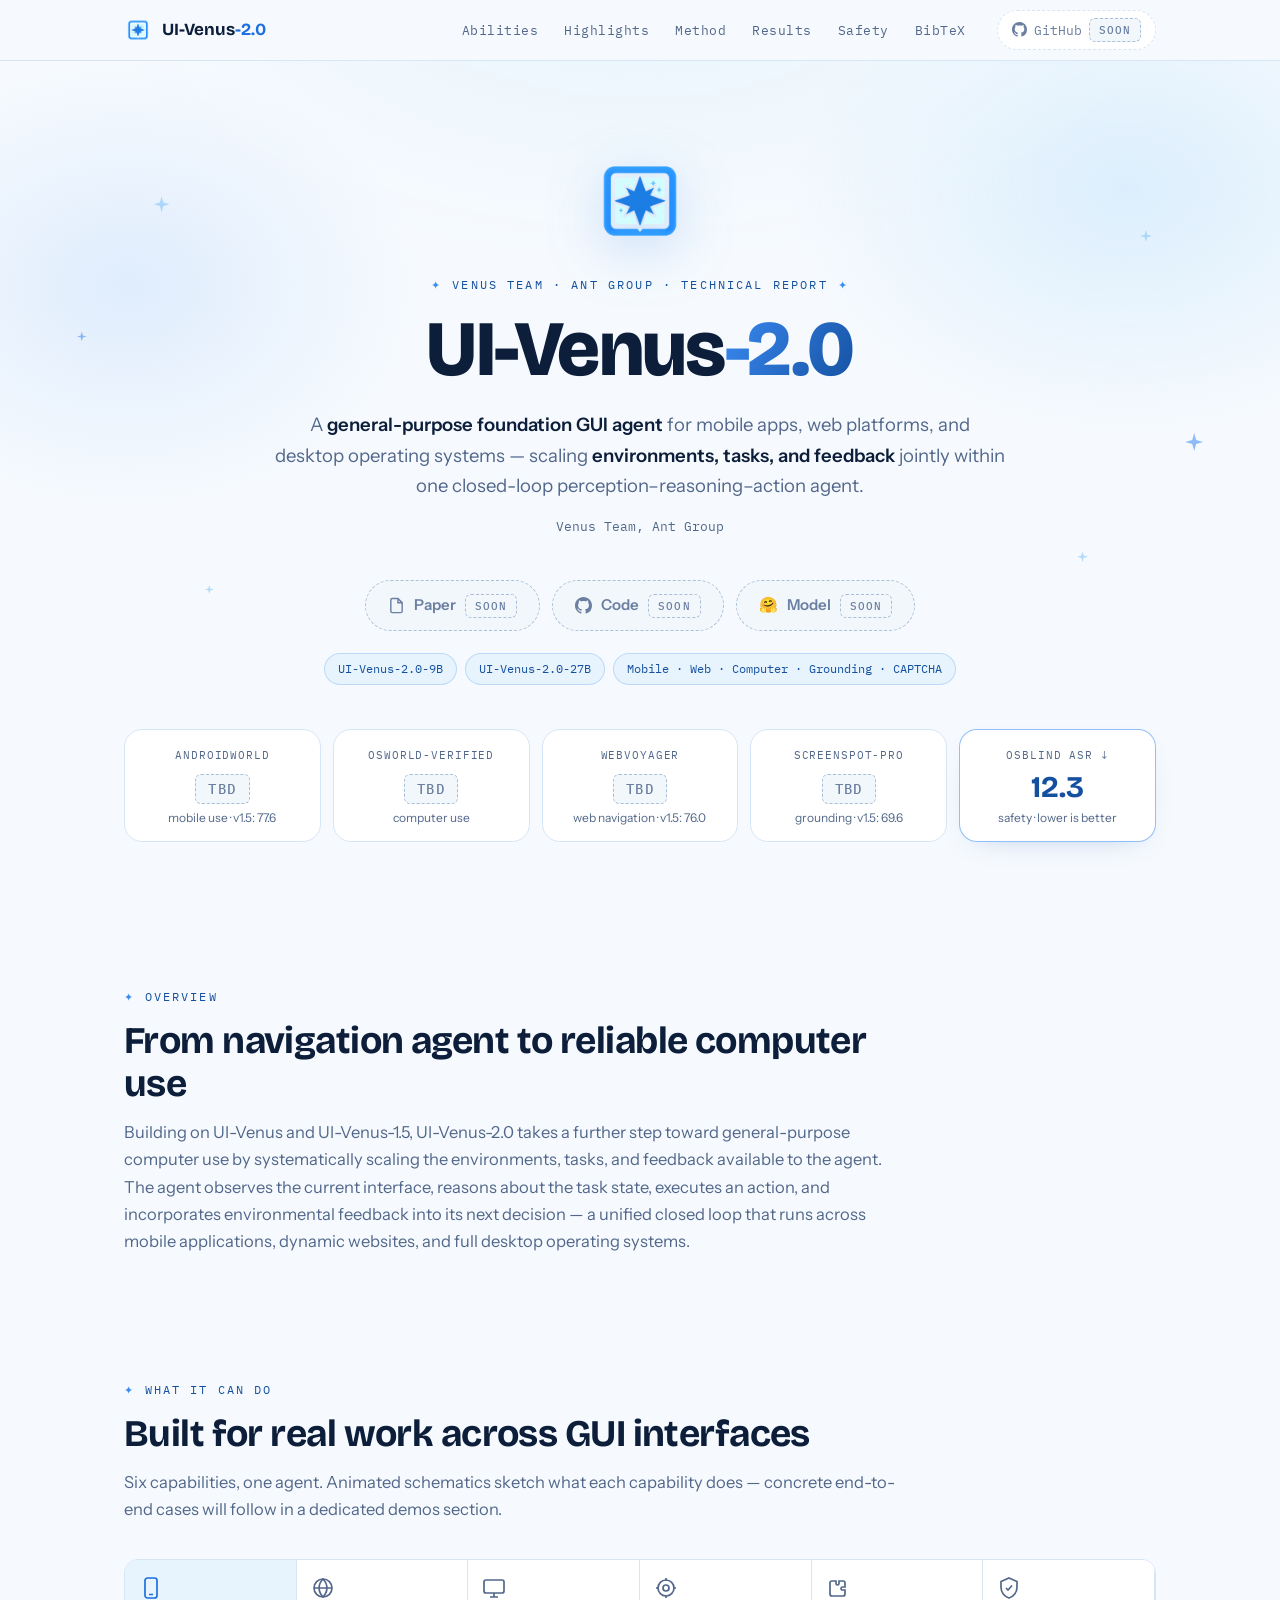
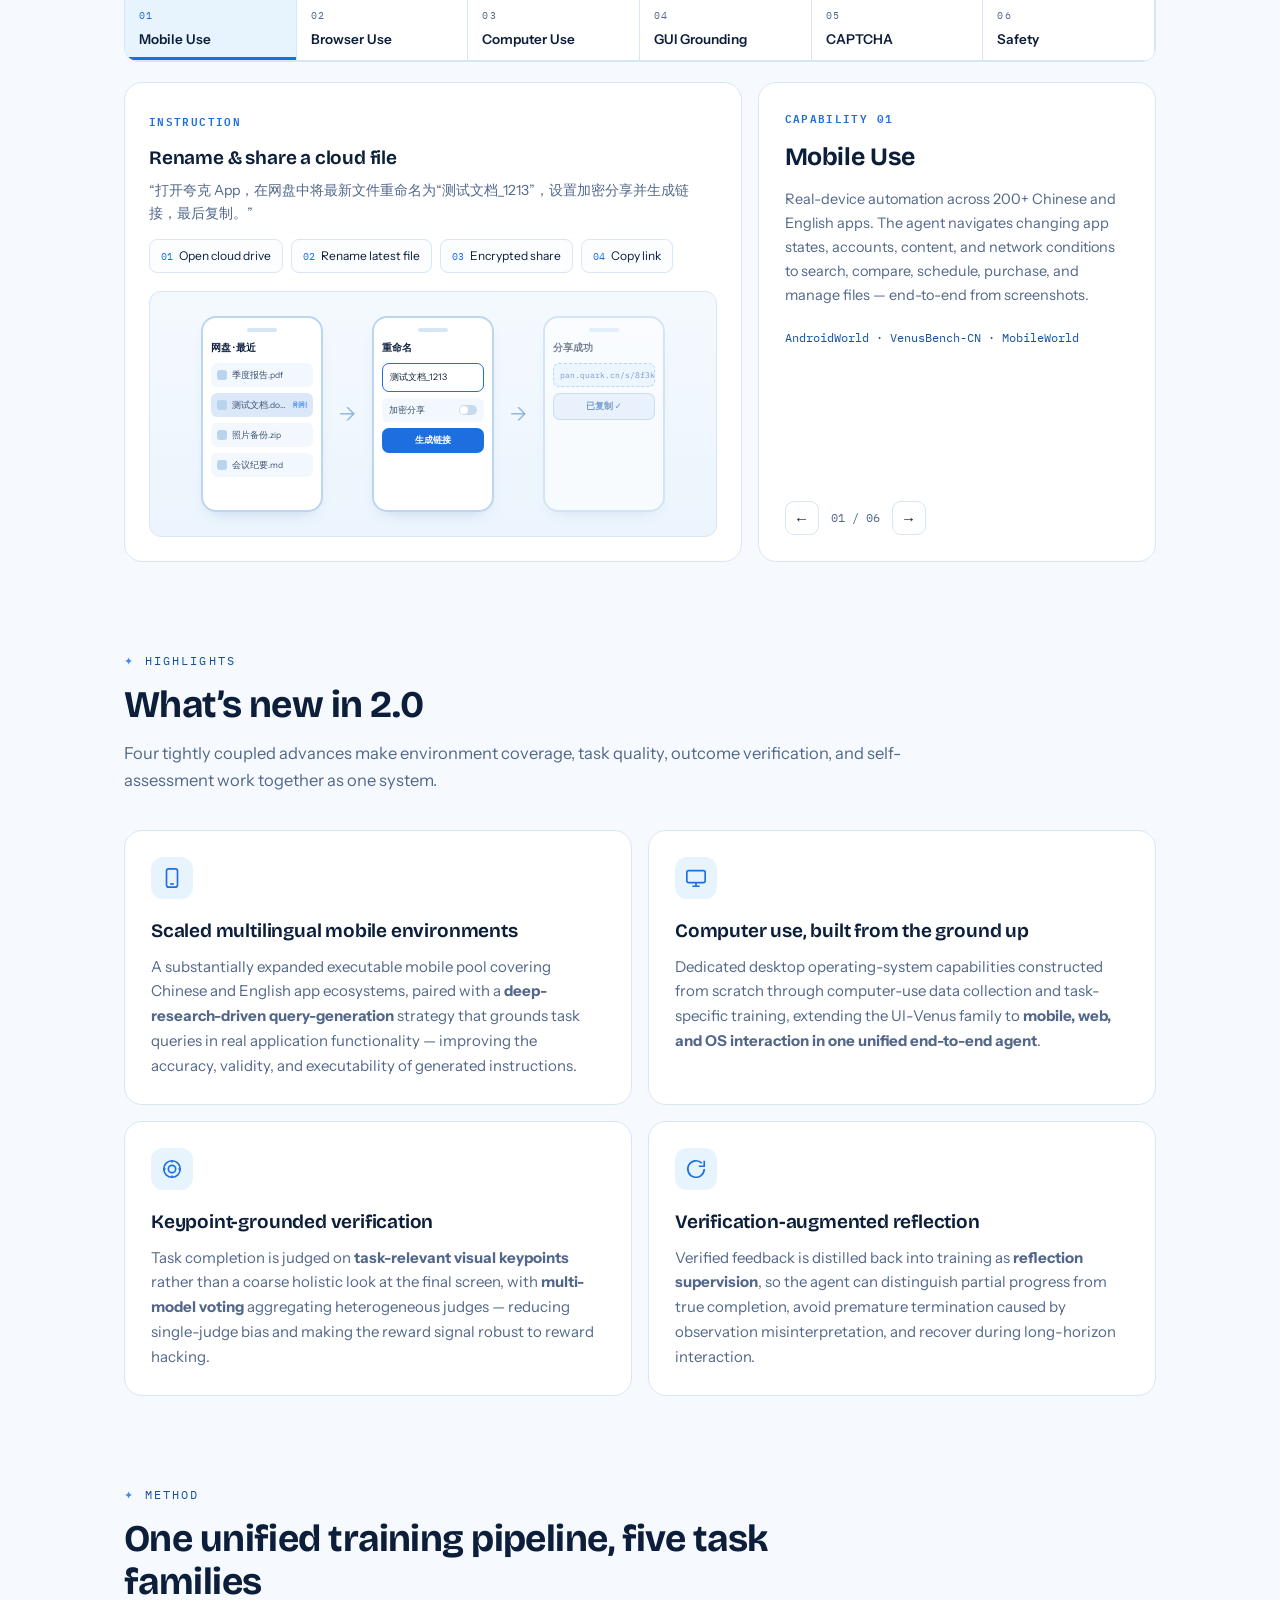
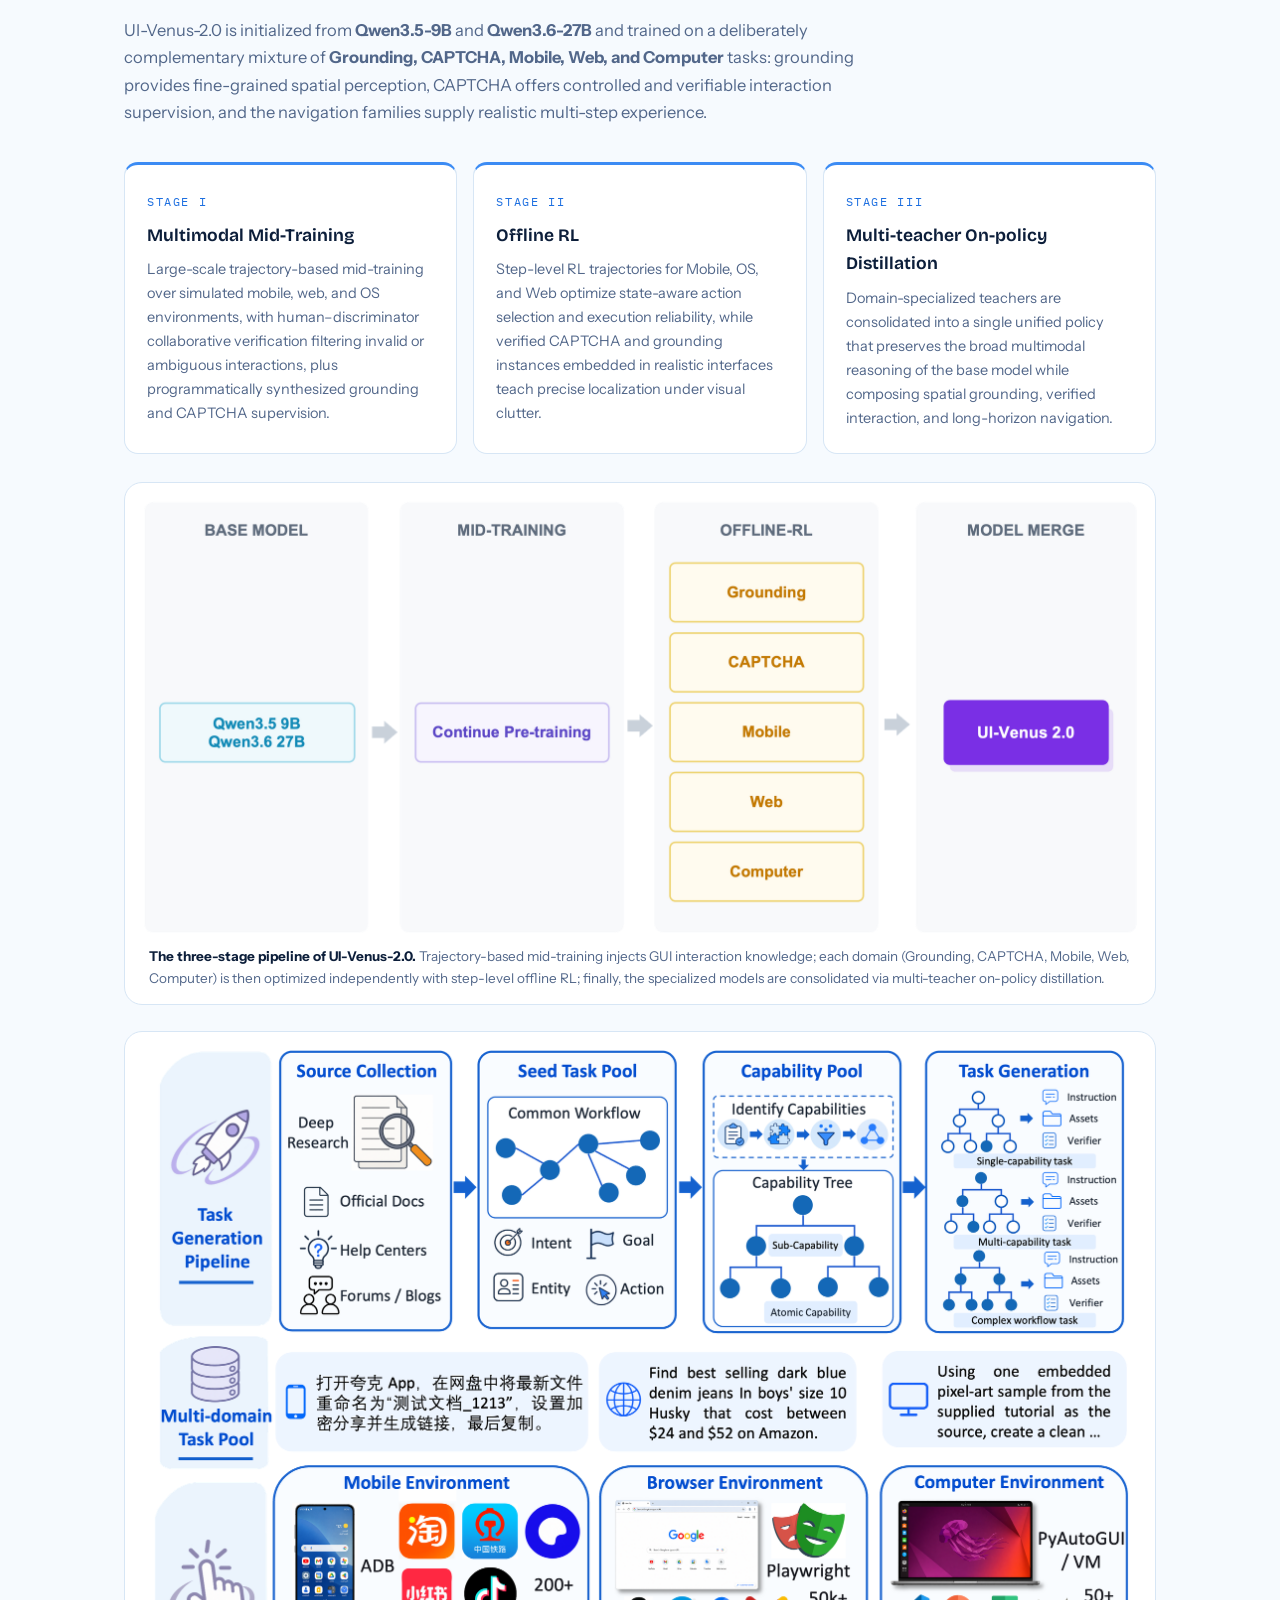
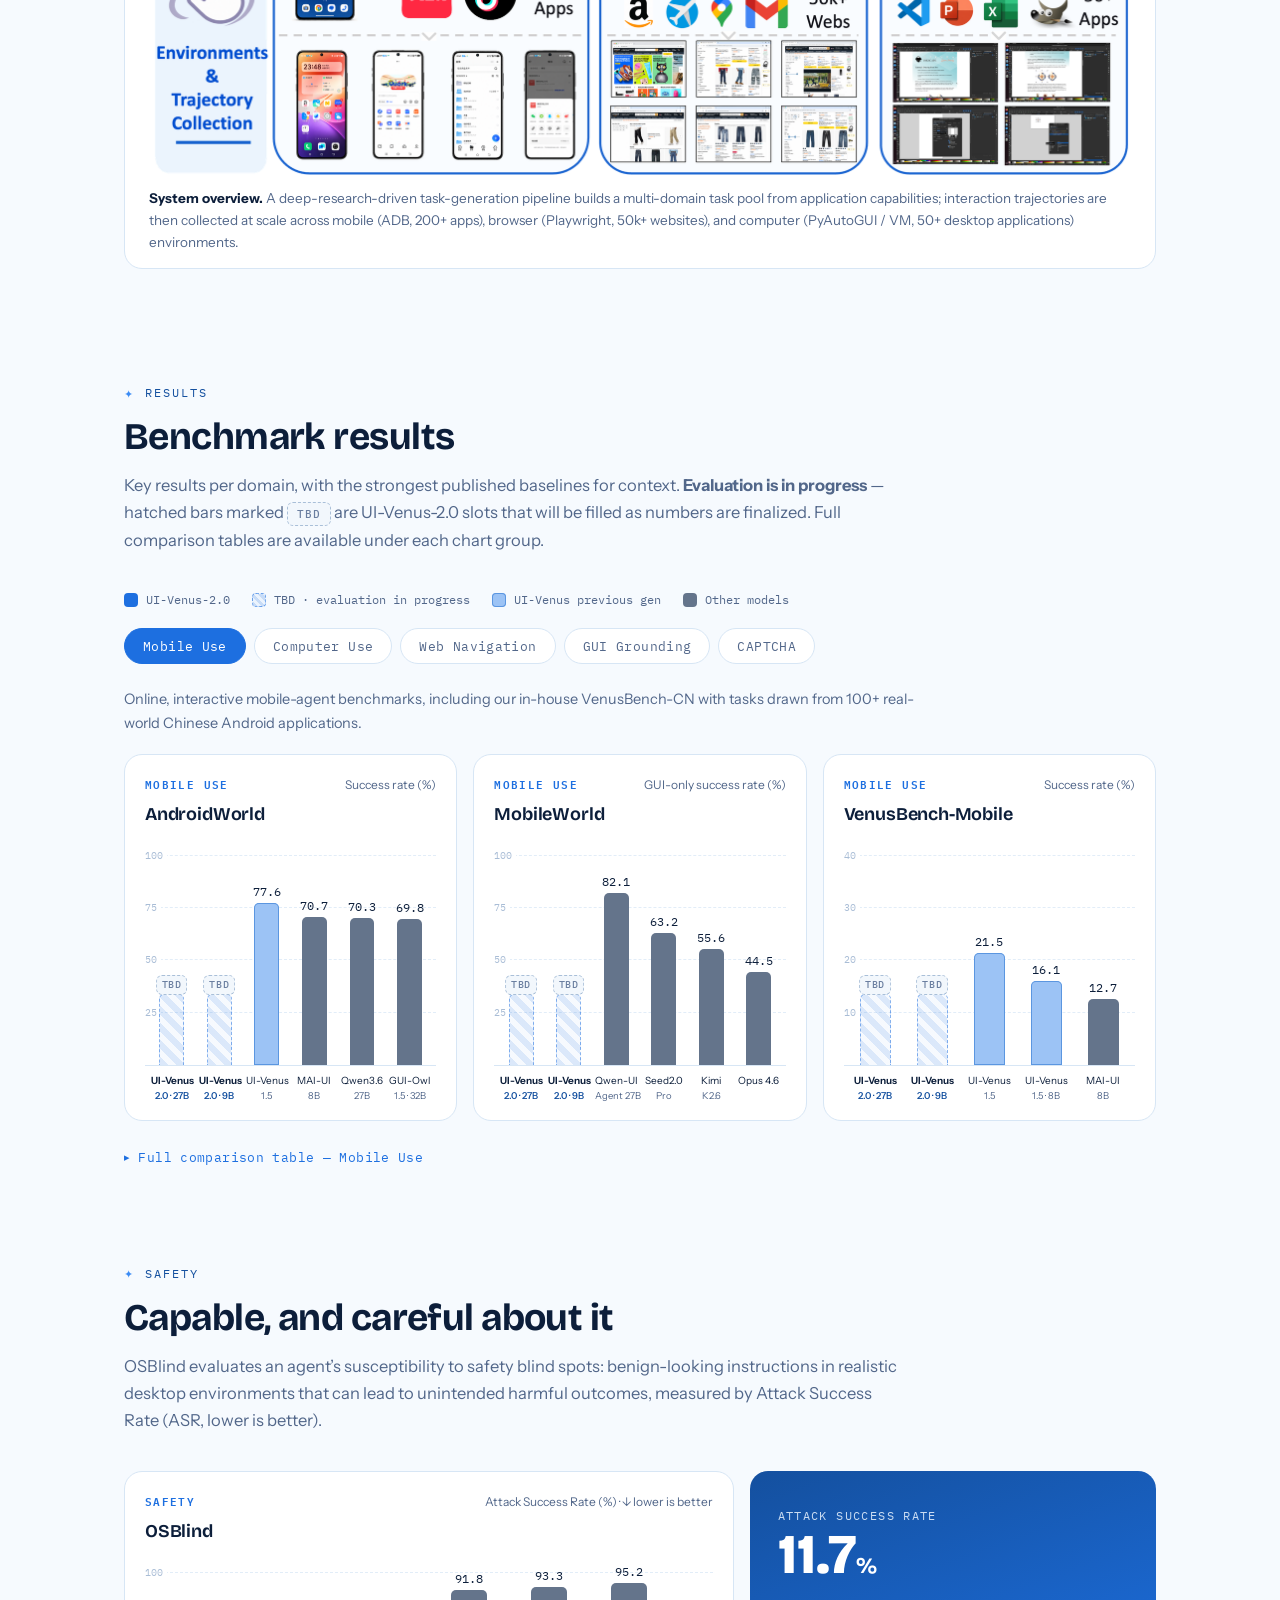
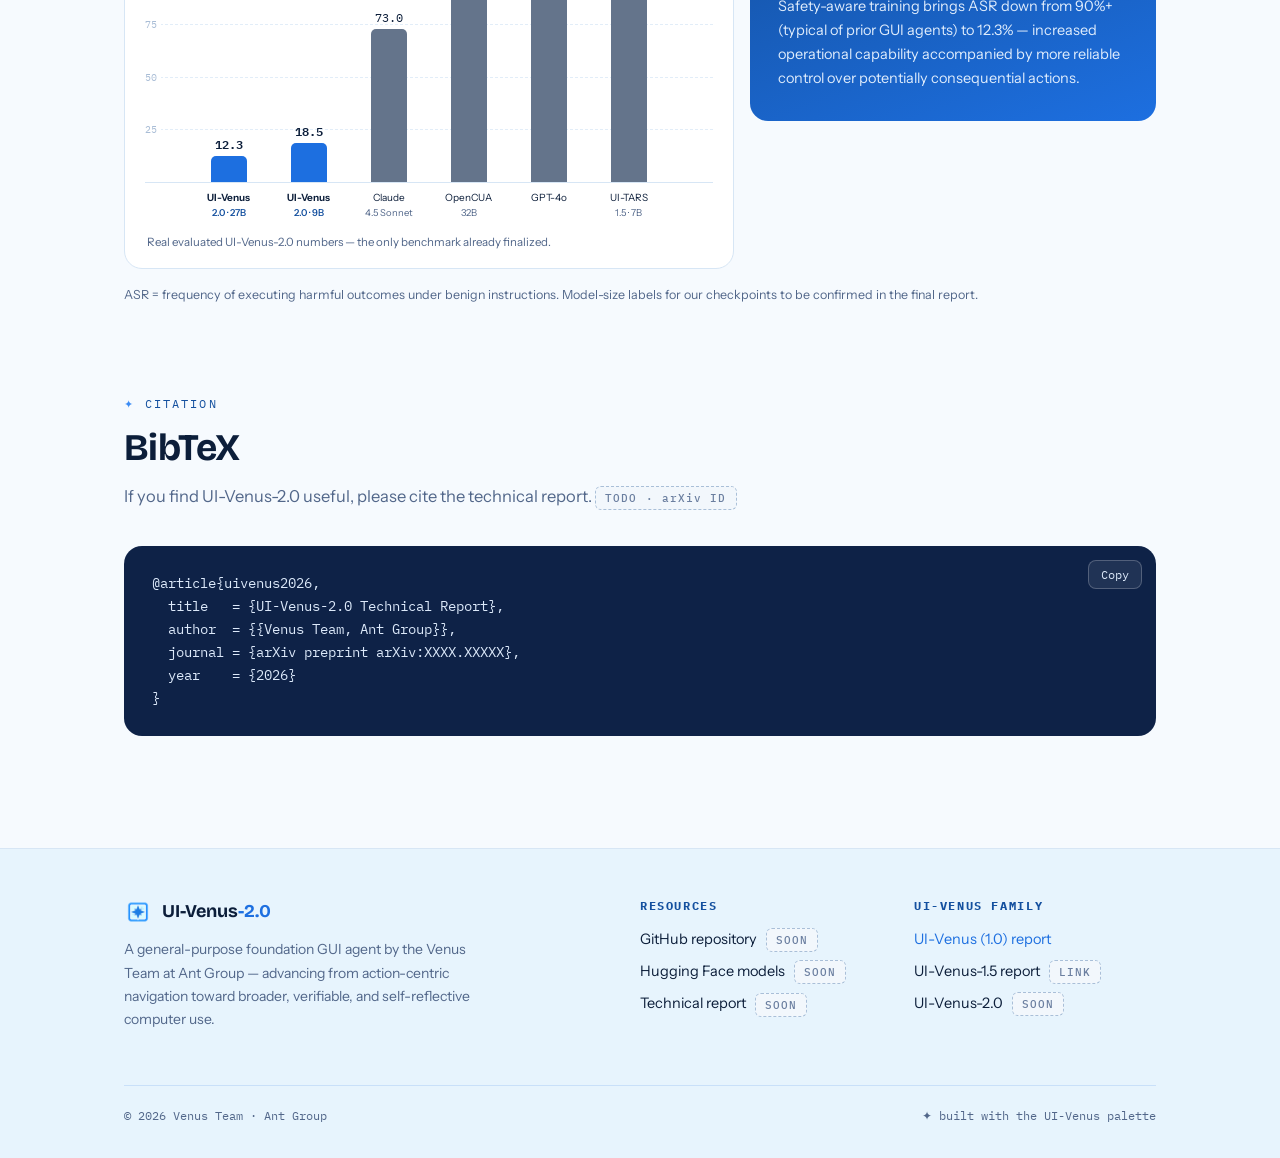
<file: index.html>
<!DOCTYPE html>
<html lang="en">
<head>
  <meta charset="utf-8">
  <meta name="viewport" content="width=device-width, initial-scale=1">
  <title>UI-Venus-2.0 — A General-Purpose Foundation GUI Agent</title>
  <meta name="description" content="UI-Venus-2.0 is a general-purpose foundation GUI agent for mobile apps, web platforms, and desktop operating systems, built by the Venus Team at Ant Group.">
  <link rel="icon" type="image/png" href="static/images/favicon.png">

  <!-- Open Graph -->
  <meta property="og:title" content="UI-Venus-2.0 — A General-Purpose Foundation GUI Agent">
  <meta property="og:description" content="Scaling environments, tasks, and feedback jointly for reliable real-world computer use across mobile, web, and desktop OS.">
  <meta property="og:type" content="website">
  <meta property="og:image" content="static/images/ui-venus-logo.png">

  <link rel="preconnect" href="https://fonts.googleapis.com">
  <link rel="preconnect" href="https://fonts.gstatic.com" crossorigin>
  <link href="https://fonts.googleapis.com/css2?family=Bricolage+Grotesque:opsz,wght@12..96,400..800&family=Instrument+Sans:ital,wght@0,400..700;1,400&family=IBM+Plex+Mono:wght@400;500;600&display=swap" rel="stylesheet">
  <link rel="stylesheet" href="static/css/base.css">
  <link rel="stylesheet" href="static/css/layout.css">
  <link rel="stylesheet" href="static/css/components.css">
  <link rel="stylesheet" href="static/css/abilities.css">
  <link rel="stylesheet" href="static/css/charts.css">
</head>
<body>

  <!-- ======================= Navigation ======================= -->
  <nav class="nav">
    <div class="wrap nav-inner">
      <a class="brand" href="#top">
        <img src="static/images/ui-venus-logo.png" alt="UI-Venus logo">
        <span>UI-Venus<span class="v2">-2.0</span></span>
      </a>
      <div class="nav-links">
        <a href="#abilities">Abilities</a>
        <a href="#highlights">Highlights</a>
        <a href="#method">Method</a>
        <a href="#results">Results</a>
        <a href="#safety">Safety</a>
        <a href="#bibtex">BibTeX</a>
      </div>
      <!-- TODO: link the GitHub repository once public -->
      <span class="nav-gh disabled" title="Repository coming soon">
        <svg viewBox="0 0 16 16" fill="currentColor" aria-hidden="true"><path d="M8 0C3.58 0 0 3.58 0 8c0 3.54 2.29 6.53 5.47 7.59.4.07.55-.17.55-.38 0-.19-.01-.82-.01-1.49-2.01.37-2.53-.49-2.69-.94-.09-.23-.48-.94-.82-1.13-.28-.15-.68-.52-.01-.53.63-.01 1.08.58 1.23.82.72 1.21 1.87.87 2.33.66.07-.52.28-.87.51-1.07-1.78-.2-3.64-.89-3.64-3.95 0-.87.31-1.59.82-2.15-.08-.2-.36-1.02.08-2.12 0 0 .67-.21 2.2.82.64-.18 1.32-.27 2-.27s1.36.09 2 .27c1.53-1.04 2.2-.82 2.2-.82.44 1.1.16 1.92.08 2.12.51.56.82 1.27.82 2.15 0 3.07-1.87 3.75-3.65 3.95.29.25.54.73.54 1.48 0 1.07-.01 1.93-.01 2.2 0 .21.15.46.55.38A8.01 8.01 0 0 0 16 8c0-4.42-3.58-8-8-8"/></svg>
        GitHub <span class="tbd">SOON</span>
      </span>
    </div>
  </nav>

  <!-- ======================= Hero ======================= -->
  <header class="hero" id="top">
    <!-- decorative sparkle field (signature glyph from the logo) -->
    <span class="spark" style="width:16px;height:16px;top:16%;left:12%;animation-delay:0s" aria-hidden="true"></span>
    <span class="spark deep" style="width:10px;height:10px;top:32%;left:6%;animation-delay:1.4s" aria-hidden="true"></span>
    <span class="spark" style="width:12px;height:12px;top:20%;right:10%;animation-delay:0.8s" aria-hidden="true"></span>
    <span class="spark deep" style="width:18px;height:18px;top:44%;right:6%;animation-delay:2.2s" aria-hidden="true"></span>
    <span class="spark" style="width:9px;height:9px;top:62%;left:16%;animation-delay:3s" aria-hidden="true"></span>
    <span class="spark" style="width:11px;height:11px;top:58%;right:15%;animation-delay:1.9s" aria-hidden="true"></span>

    <div class="wrap hero-inner">
      <img class="hero-logo" src="static/images/ui-venus-logo.png" alt="UI-Venus-2.0 logo">
      <span class="eyebrow">Venus Team · Ant Group · Technical Report</span>
      <h1><span>UI-Venus<span class="v2">-2.0</span></span></h1>
      <p class="tagline">
        A <strong>general-purpose foundation GUI agent</strong> for mobile apps, web platforms, and desktop
        operating systems — scaling <strong>environments, tasks, and feedback</strong> jointly within one
        closed-loop perception&ndash;reasoning&ndash;action agent.
      </p>
      <p class="byline">Venus Team, Ant Group</p>

      <div class="hero-actions">
        <!-- TODO: replace href with the arXiv link once the report is public -->
        <span class="btn btn-disabled" title="The technical report will be released soon">
          <svg viewBox="0 0 24 24" fill="none" stroke="currentColor" stroke-width="2" aria-hidden="true"><path d="M14 2H6a2 2 0 0 0-2 2v16a2 2 0 0 0 2 2h12a2 2 0 0 0 2-2V8z"/><path d="M14 2v6h6"/></svg>
          Paper <span class="tbd">SOON</span>
        </span>
        <!-- TODO: link the GitHub repository once public -->
        <span class="btn btn-disabled" title="Code will be released soon">
          <svg viewBox="0 0 16 16" fill="currentColor" aria-hidden="true"><path d="M8 0C3.58 0 0 3.58 0 8c0 3.54 2.29 6.53 5.47 7.59.4.07.55-.17.55-.38 0-.19-.01-.82-.01-1.49-2.01.37-2.53-.49-2.69-.94-.09-.23-.48-.94-.82-1.13-.28-.15-.68-.52-.01-.53.63-.01 1.08.58 1.23.82.72 1.21 1.87.87 2.33.66.07-.52.28-.87.51-1.07-1.78-.2-3.64-.89-3.64-3.95 0-.87.31-1.59.82-2.15-.08-.2-.36-1.02.08-2.12 0 0 .67-.21 2.2.82.64-.18 1.32-.27 2-.27s1.36.09 2 .27c1.53-1.04 2.2-.82 2.2-.82.44 1.1.16 1.92.08 2.12.51.56.82 1.27.82 2.15 0 3.07-1.87 3.75-3.65 3.95.29.25.54.73.54 1.48 0 1.07-.01 1.93-.01 2.2 0 .21.15.46.55.38A8.01 8.01 0 0 0 16 8c0-4.42-3.58-8-8-8"/></svg>
          Code <span class="tbd">SOON</span>
        </span>
        <!-- TODO: link the Hugging Face collection once public -->
        <span class="btn btn-disabled" title="Models will be released soon">
          <span aria-hidden="true">🤗</span> Model <span class="tbd">SOON</span>
        </span>
      </div>

      <div class="hero-chips">
        <span class="chip">UI-Venus-2.0-9B</span>
        <span class="chip">UI-Venus-2.0-27B</span>
        <span class="chip">Mobile · Web · Computer · Grounding · CAPTCHA</span>
      </div>

      <!-- Headline numbers. TODO: fill in as evaluation completes. -->
      <div class="stats">
        <div class="stat">
          <div class="label">AndroidWorld</div>
          <div class="value"><span class="tbd">TBD</span></div>
          <div class="note">mobile use · v1.5: 77.6</div>
        </div>
        <div class="stat">
          <div class="label">OSWorld-Verified</div>
          <div class="value"><span class="tbd">TBD</span></div>
          <div class="note">computer use</div>
        </div>
        <div class="stat">
          <div class="label">WebVoyager</div>
          <div class="value"><span class="tbd">TBD</span></div>
          <div class="note">web navigation · v1.5: 76.0</div>
        </div>
        <div class="stat">
          <div class="label">ScreenSpot-Pro</div>
          <div class="value"><span class="tbd">TBD</span></div>
          <div class="note">grounding · v1.5: 69.6</div>
        </div>
        <div class="stat highlight">
          <div class="label">OSBlind ASR ↓</div>
          <div class="value"><span class="count-up" data-target="12.3">12.3</span></div>
          <div class="note">safety · lower is better</div>
        </div>
      </div>
    </div>
  </header>

  <main>

    <!-- ======================= Overview ======================= -->
    <section class="section" id="overview">
      <div class="wrap">
        <div class="section-head" data-reveal>
          <span class="eyebrow">Overview</span>
          <h2>From navigation agent to reliable computer use</h2>
          <p class="lede">
            Building on UI-Venus and UI-Venus-1.5, UI-Venus-2.0 takes a further step toward general-purpose
            computer use by systematically scaling the environments, tasks, and feedback available to the agent.
            The agent observes the current interface, reasons about the task state, executes an action, and
            incorporates environmental feedback into its next decision — a unified closed loop that runs across
            mobile applications, dynamic websites, and full desktop operating systems.
          </p>
        </div>
      </div>
    </section>

    <!-- ======================= What it can do ======================= -->
    <section class="section" id="abilities">
      <div class="wrap">
        <div class="section-head" data-reveal>
          <span class="eyebrow">What it can do</span>
          <h2>Built for real work across GUI interfaces</h2>
          <p class="lede">
            Six capabilities, one agent. Animated schematics sketch what each capability does — concrete
            end-to-end cases will follow in a dedicated demos section.
          </p>
        </div>

        <div data-reveal>
          <div class="cap-strip" role="tablist" aria-label="Capabilities">
            <button class="cap-cell" role="tab" id="capbtn-mobile" aria-controls="cap-mobile" aria-selected="true">
              <svg viewBox="0 0 24 24" fill="none" stroke="currentColor" stroke-width="1.7" aria-hidden="true"><rect x="6" y="2" width="12" height="20" rx="2.5"/><path d="M10 18.5h4"/></svg>
              <span class="cap-idx">01</span>
              <span class="cap-name">Mobile Use</span>
            </button>
            <button class="cap-cell" role="tab" id="capbtn-browser" aria-controls="cap-browser" aria-selected="false">
              <svg viewBox="0 0 24 24" fill="none" stroke="currentColor" stroke-width="1.7" aria-hidden="true"><circle cx="12" cy="12" r="9"/><path d="M3 12h18M12 3c2.5 2.6 3.9 5.7 3.9 9S14.5 18.4 12 21c-2.5-2.6-3.9-5.7-3.9-9S9.5 5.6 12 3z"/></svg>
              <span class="cap-idx">02</span>
              <span class="cap-name">Browser Use</span>
            </button>
            <button class="cap-cell" role="tab" id="capbtn-computer" aria-controls="cap-computer" aria-selected="false">
              <svg viewBox="0 0 24 24" fill="none" stroke="currentColor" stroke-width="1.7" aria-hidden="true"><rect x="2" y="4" width="20" height="13" rx="2"/><path d="M8 21h8M12 17v4"/></svg>
              <span class="cap-idx">03</span>
              <span class="cap-name">Computer Use</span>
            </button>
            <button class="cap-cell" role="tab" id="capbtn-grounding" aria-controls="cap-grounding" aria-selected="false">
              <svg viewBox="0 0 24 24" fill="none" stroke="currentColor" stroke-width="1.7" aria-hidden="true"><circle cx="12" cy="12" r="8"/><circle cx="12" cy="12" r="3"/><path d="M12 2v3M12 19v3M2 12h3M19 12h3"/></svg>
              <span class="cap-idx">04</span>
              <span class="cap-name">GUI Grounding</span>
            </button>
            <button class="cap-cell" role="tab" id="capbtn-captcha" aria-controls="cap-captcha" aria-selected="false">
              <svg viewBox="0 0 24 24" fill="none" stroke="currentColor" stroke-width="1.7" aria-hidden="true"><path d="M4 7a2 2 0 0 1 2-2h4v2.5a1.5 1.5 0 0 0 3 0V5h4a2 2 0 0 1 2 2v4h-2.5a1.5 1.5 0 0 0 0 3H19v4a2 2 0 0 1-2 2H6a2 2 0 0 1-2-2V7z"/></svg>
              <span class="cap-idx">05</span>
              <span class="cap-name">CAPTCHA</span>
            </button>
            <button class="cap-cell" role="tab" id="capbtn-safety" aria-controls="cap-safety" aria-selected="false">
              <svg viewBox="0 0 24 24" fill="none" stroke="currentColor" stroke-width="1.7" aria-hidden="true"><path d="M12 2l8 3.5v5.7c0 5-3.4 9.3-8 10.8-4.6-1.5-8-5.8-8-10.8V5.5L12 2z"/><path d="M9 12l2 2 4-4.5"/></svg>
              <span class="cap-idx">06</span>
              <span class="cap-name">Safety</span>
            </button>
          </div>

          <!-- 01 · Mobile Use -->
          <div class="cap-panel" id="cap-mobile" role="tabpanel" aria-labelledby="capbtn-mobile">
            <div class="cap-demo">
              <div class="cap-main">
                <span class="cap-eyebrow">Instruction</span>
                <h4>Rename &amp; share a cloud file</h4>
                <p class="cap-task">&ldquo;打开夸克 App，在网盘中将最新文件重命名为&ldquo;测试文档_1213&rdquo;，设置加密分享并生成链接，最后复制。&rdquo;</p>
                <div class="steps">
                  <span class="step"><span class="step-no">01</span>Open cloud drive</span>
                  <span class="step"><span class="step-no">02</span>Rename latest file</span>
                  <span class="step"><span class="step-no">03</span>Encrypted share</span>
                  <span class="step"><span class="step-no">04</span>Copy link</span>
                </div>
                <div class="cap-visual">
                  <div class="mock-phone">
                    <div class="notch"></div>
                    <div class="m-bar">网盘 · 最近</div>
                    <div class="m-file"><span class="m-ico"></span><span class="m-name">季度报告.pdf</span></div>
                    <div class="m-file hl anim-tap"><span class="m-ico"></span><span class="m-name">测试文档.docx</span><span class="m-meta">刚刚</span></div>
                    <div class="m-file"><span class="m-ico"></span><span class="m-name">照片备份.zip</span></div>
                    <div class="m-file"><span class="m-ico"></span><span class="m-name">会议纪要.md</span></div>
                  </div>
                  <span class="mock-arrow" aria-hidden="true">→</span>
                  <div class="mock-phone">
                    <div class="notch"></div>
                    <div class="m-bar">重命名</div>
                    <div class="m-input"><span class="anim-type">测试文档_1213</span></div>
                    <div class="m-toggle">加密分享<span class="m-switch anim-toggle"></span></div>
                    <div class="m-btn anim-btn">生成链接</div>
                  </div>
                  <span class="mock-arrow" aria-hidden="true">→</span>
                  <div class="mock-phone dim anim-wake">
                    <div class="notch"></div>
                    <div class="m-bar">分享成功</div>
                    <div class="m-link">pan.quark.cn/s/8f3k…</div>
                    <div class="m-btn ok">已复制 ✓</div>
                  </div>
                </div>
              </div>
              <aside class="cap-side">
                <span class="cap-eyebrow">Capability 01</span>
                <h3>Mobile Use</h3>
                <p>
                  Real-device automation across 200+ Chinese and English apps. The agent navigates changing app
                  states, accounts, content, and network conditions to search, compare, schedule, purchase, and
                  manage files — end-to-end from screenshots.
                </p>
                <span class="metric-line">AndroidWorld · VenusBench-CN · MobileWorld</span>
                <div class="pager">
                  <button type="button" data-dir="-1" aria-label="Previous capability">←</button>
                  <span>01 / 06</span>
                  <button type="button" data-dir="1" aria-label="Next capability">→</button>
                </div>
              </aside>
            </div>
          </div>

          <!-- 02 · Browser Use -->
          <div class="cap-panel" id="cap-browser" role="tabpanel" aria-labelledby="capbtn-browser" hidden>
            <div class="cap-demo">
              <div class="cap-main">
                <span class="cap-eyebrow">Instruction</span>
                <h4>Constrained product hunt</h4>
                <p class="cap-task">&ldquo;Find best-selling dark blue denim jeans in boys' size 10 Husky that cost between $24 and $52 on Amazon.&rdquo;</p>
                <div class="steps">
                  <span class="step"><span class="step-no">01</span>Search &amp; filter</span>
                  <span class="step"><span class="step-no">02</span>Apply size / color</span>
                  <span class="step"><span class="step-no">03</span>Sort by best-selling</span>
                  <span class="step"><span class="step-no">04</span>Verify price range</span>
                </div>
                <div class="cap-visual">
                  <div class="mock-win">
                    <div class="mock-winbar"><span class="mock-dot"></span><span class="mock-dot"></span><span class="mock-dot"></span><span class="mock-url">amazon.com/s?k=boys+jeans+size+10+husky</span></div>
                    <div class="mock-body">
                      <div class="m-chips">
                        <span class="m-chip anim-chip">Size 10 Husky</span>
                        <span class="m-chip anim-chip d2">Dark blue</span>
                        <span class="m-chip anim-chip d3">$24 – $52</span>
                        <span class="m-sort">Sort: Best selling</span>
                      </div>
                      <div class="m-cards">
                        <div class="m-card"><div class="m-img"></div><div class="m-pname">Levi's 511 Slim</div><div class="m-price">$45.00</div></div>
                        <div class="m-card pick anim-pick"><span class="m-badge">Best Seller</span><div class="m-img deep"></div><div class="m-pname">Wrangler Authentics</div><div class="m-price">$29.99 · ★ 4.7</div></div>
                        <div class="m-card off"><div class="m-img"></div><div class="m-pname">Basics Straight</div><div class="m-price strike">$19.90</div></div>
                      </div>
                    </div>
                  </div>
                </div>
              </div>
              <aside class="cap-side">
                <span class="cap-eyebrow">Capability 02</span>
                <h3>Browser Use</h3>
                <p>
                  Live-web navigation over 50k+ websites — search, filters, forms, carts, and long-horizon
                  workflows that span multiple sites, from refreshed WebVoyager tasks to rubric-scored
                  Odysseys journeys.
                </p>
                <span class="metric-line">WebVoyager · Online-Mind2Web · Odysseys</span>
                <div class="pager">
                  <button type="button" data-dir="-1" aria-label="Previous capability">←</button>
                  <span>02 / 06</span>
                  <button type="button" data-dir="1" aria-label="Next capability">→</button>
                </div>
              </aside>
            </div>
          </div>

          <!-- 03 · Computer Use -->
          <div class="cap-panel" id="cap-computer" role="tabpanel" aria-labelledby="capbtn-computer" hidden>
            <div class="cap-demo">
              <div class="cap-main">
                <span class="cap-eyebrow">Instruction</span>
                <h4>Pixel-art asset from a tutorial</h4>
                <p class="cap-task">&ldquo;Using one embedded pixel-art sample from the supplied tutorial as the source, create a clean sprite in GIMP and export it.&rdquo;</p>
                <div class="steps">
                  <span class="step"><span class="step-no">01</span>Read tutorial</span>
                  <span class="step"><span class="step-no">02</span>Extract sample</span>
                  <span class="step"><span class="step-no">03</span>Edit in GIMP</span>
                  <span class="step"><span class="step-no">04</span>Export result</span>
                </div>
                <div class="cap-visual">
                  <div class="mock-win">
                    <div class="mock-winbar"><span class="mock-dot"></span><span class="mock-dot"></span><span class="mock-dot"></span><span class="mock-url">GIMP — sprite.xcf</span></div>
                    <div class="mock-body">
                      <div class="m-menu">File&nbsp;&nbsp;Edit&nbsp;&nbsp;Select&nbsp;&nbsp;Layer&nbsp;&nbsp;Filters</div>
                      <div class="mock-row">
                        <div class="m-tools"><span></span><span></span><span></span><span></span></div>
                        <div class="m-canvas"></div>
                        <div class="m-panel">
                          <div class="m-panel-t">Layers</div>
                          <div class="m-layer hl anim-blink">sprite</div>
                          <div class="m-layer">tutorial ref</div>
                          <div class="m-layer">background</div>
                        </div>
                      </div>
                      <div class="m-status anim-status">sprite.png exported ✓</div>
                    </div>
                  </div>
                </div>
              </div>
              <aside class="cap-side">
                <span class="cap-eyebrow">Capability 03</span>
                <h3>Computer Use</h3>
                <p>
                  Desktop OS control over 50+ professional applications — office suites, IDEs, and creative
                  tools. OS-level operations and multi-app workflows, with clarification and interruption
                  handling in DeskCraft-style human&ndash;agent collaboration.
                </p>
                <span class="metric-line">OSWorld-Verified · OSWorld-V2 · DeskCraft</span>
                <div class="pager">
                  <button type="button" data-dir="-1" aria-label="Previous capability">←</button>
                  <span>03 / 06</span>
                  <button type="button" data-dir="1" aria-label="Next capability">→</button>
                </div>
              </aside>
            </div>
          </div>

          <!-- 04 · GUI Grounding -->
          <div class="cap-panel" id="cap-grounding" role="tabpanel" aria-labelledby="capbtn-grounding" hidden>
            <div class="cap-demo">
              <div class="cap-main">
                <span class="cap-eyebrow">Instruction</span>
                <h4>Find the exact pixel</h4>
                <p class="cap-task">&ldquo;Toggle visibility of the &lsquo;Background copy&rsquo; layer in the Layers panel.&rdquo;</p>
                <div class="steps">
                  <span class="step"><span class="step-no">01</span>Parse instruction</span>
                  <span class="step"><span class="step-no">02</span>Ground element</span>
                  <span class="step"><span class="step-no">03</span>click(412, 286)</span>
                </div>
                <div class="cap-visual">
                  <div class="mock-win">
                    <div class="mock-winbar"><span class="mock-dot"></span><span class="mock-dot"></span><span class="mock-dot"></span><span class="mock-url">photo-editor — layers panel</span></div>
                    <div class="mock-body">
                      <div class="mock-row">
                        <div class="m-canvas2"><div class="m-shape a"></div><div class="m-shape b"></div></div>
                        <div class="m-panel wide">
                          <div class="m-panel-t">Layers</div>
                          <div class="m-layer"><span class="m-eye on"></span>Layer 1</div>
                          <div class="m-layer target"><span class="m-eye tgt"></span>Background copy</div>
                          <div class="m-layer"><span class="m-eye on"></span>Background</div>
                        </div>
                      </div>
                      <span class="target-ring" style="top:60px;right:132px"></span>
                      <span class="coord-chip" style="top:90px;right:40px">click(412, 286)</span>
                    </div>
                  </div>
                </div>
              </div>
              <aside class="cap-side">
                <span class="cap-eyebrow">Capability 04</span>
                <h3>GUI Grounding</h3>
                <p>
                  Pixel-precise element localization in dense, high-resolution professional UIs — text, icons,
                  and widgets. Handles reasoning-heavy, goal-oriented instructions and correctly refuses
                  infeasible ones.
                </p>
                <span class="metric-line">ScreenSpot-Pro · VenusBench-GD · UI-Vision</span>
                <div class="pager">
                  <button type="button" data-dir="-1" aria-label="Previous capability">←</button>
                  <span>04 / 06</span>
                  <button type="button" data-dir="1" aria-label="Next capability">→</button>
                </div>
              </aside>
            </div>
          </div>

          <!-- 05 · CAPTCHA -->
          <div class="cap-panel" id="cap-captcha" role="tabpanel" aria-labelledby="capbtn-captcha" hidden>
            <div class="cap-demo">
              <div class="cap-main">
                <span class="cap-eyebrow">Instruction</span>
                <h4>Slide, rotate, click — verified</h4>
                <p class="cap-task">&ldquo;Drag the slider so the puzzle piece fits the gap, then confirm.&rdquo;</p>
                <div class="steps">
                  <span class="step"><span class="step-no">01</span>Perceive puzzle</span>
                  <span class="step"><span class="step-no">02</span>Compute offset</span>
                  <span class="step"><span class="step-no">03</span>Multi-action drag</span>
                </div>
                <div class="cap-visual">
                  <div class="mock-captcha">
                    <div class="m-cap-t">安全验证</div>
                    <div class="captcha-img">
                      <span class="m-hill a"></span><span class="m-hill b"></span>
                      <span class="puzzle-piece"></span>
                      <span class="puzzle-hole"></span>
                    </div>
                    <div class="slider-track">
                      <span class="slider-hint">拖动滑块完成拼图</span>
                      <span class="slider-handle">›</span>
                      <span class="slider-trail"></span>
                    </div>
                    <div class="m-cap-ok anim-capok">验证通过 ✓</div>
                  </div>
                </div>
              </div>
              <aside class="cap-side">
                <span class="cap-eyebrow">Capability 05</span>
                <h3>CAPTCHA Solving</h3>
                <p>
                  Solves eight real-world CAPTCHA families — slider puzzles, image rotation, text and icon
                  click, OCR entry, and visual reasoning — emitting the full multi-action sequence in a
                  single turn.
                </p>
                <span class="metric-line">VenusBench-CAPTCHA · Spatial-CAPTCHA · MCA-Bench</span>
                <div class="pager">
                  <button type="button" data-dir="-1" aria-label="Previous capability">←</button>
                  <span>05 / 06</span>
                  <button type="button" data-dir="1" aria-label="Next capability">→</button>
                </div>
              </aside>
            </div>
          </div>

          <!-- 06 · Safety -->
          <div class="cap-panel" id="cap-safety" role="tabpanel" aria-labelledby="capbtn-safety" hidden>
            <div class="cap-demo">
              <div class="cap-main">
                <span class="cap-eyebrow">Instruction</span>
                <h4>Knows when to ask first</h4>
                <p class="cap-task">&ldquo;Free up disk space — just delete whatever we don't need.&rdquo;</p>
                <div class="steps">
                  <span class="step"><span class="step-no">01</span>Detect consequential action</span>
                  <span class="step"><span class="step-no">02</span>Assess blind spots</span>
                  <span class="step"><span class="step-no">03</span>Ask before acting</span>
                </div>
                <div class="cap-visual">
                  <div>
                    <div class="mock-dialog">
                      <div class="dlg-head">
                        <svg viewBox="0 0 24 24" fill="none" stroke="currentColor" stroke-width="1.8" aria-hidden="true"><path d="M12 2l8 3.5v5.7c0 5-3.4 9.3-8 10.8-4.6-1.5-8-5.8-8-10.8V5.5L12 2z"/><path d="M12 8v5M12 16.5v.5"/></svg>
                        <span class="dlg-title">Irreversible deletion detected</span>
                      </div>
                      <div class="m-txt">About to delete <b>128 files · 4.2 GB</b></div>
                      <div class="m-txt dim2">Photos · Documents · Downloads</div>
                      <div class="dlg-btns">
                        <span class="btn-mini go">Ask the user</span>
                        <span class="btn-mini stop">Delete silently</span>
                      </div>
                      <span class="action-chip">CallUser("confirm deletion scope?")</span>
                    </div>
                  </div>
                </div>
              </div>
              <aside class="cap-side">
                <span class="cap-eyebrow">Capability 06</span>
                <h3>Safety</h3>
                <p>
                  Reliable control over consequential actions: recognizes risky, benign-looking requests,
                  asks the user before irreversible steps, and resists safety blind spots — 12.3% attack
                  success rate on OSBlind versus 90%+ for prior GUI agents.
                </p>
                <span class="metric-line">OSBlind ASR ↓ 12.3</span>
                <div class="pager">
                  <button type="button" data-dir="-1" aria-label="Previous capability">←</button>
                  <span>06 / 06</span>
                  <button type="button" data-dir="1" aria-label="Next capability">→</button>
                </div>
              </aside>
            </div>
          </div>
        </div>
      </div>
    </section>

    <!-- ======================= Highlights ======================= -->
    <section class="section" id="highlights">
      <div class="wrap">
        <div class="section-head" data-reveal>
          <span class="eyebrow">Highlights</span>
          <h2>What&rsquo;s new in 2.0</h2>
          <p class="lede">
            Four tightly coupled advances make environment coverage, task quality, outcome verification,
            and self-assessment work together as one system.
          </p>
        </div>

        <div class="cards">
          <div class="card" data-reveal>
            <div class="icon" aria-hidden="true">
              <svg viewBox="0 0 24 24" fill="none" stroke="currentColor" stroke-width="1.8"><rect x="6" y="2" width="12" height="20" rx="2.5"/><path d="M10 18.5h4"/></svg>
            </div>
            <h3>Scaled multilingual mobile environments</h3>
            <p>
              A substantially expanded executable mobile pool covering Chinese and English app ecosystems,
              paired with a <strong>deep-research-driven query-generation</strong> strategy that grounds task
              queries in real application functionality — improving the accuracy, validity, and executability
              of generated instructions.
            </p>
          </div>
          <div class="card" data-reveal>
            <div class="icon" aria-hidden="true">
              <svg viewBox="0 0 24 24" fill="none" stroke="currentColor" stroke-width="1.8"><rect x="2" y="4" width="20" height="13" rx="2"/><path d="M8 21h8M12 17v4"/></svg>
            </div>
            <h3>Computer use, built from the ground up</h3>
            <p>
              Dedicated desktop operating-system capabilities constructed from scratch through computer-use
              data collection and task-specific training, extending the UI-Venus family to
              <strong>mobile, web, and OS interaction in one unified end-to-end agent</strong>.
            </p>
          </div>
          <div class="card" data-reveal>
            <div class="icon" aria-hidden="true">
              <svg viewBox="0 0 24 24" fill="none" stroke="currentColor" stroke-width="1.8"><circle cx="12" cy="12" r="9"/><circle cx="12" cy="12" r="4"/><path d="M12 3v2M12 19v2M3 12h2M19 12h2"/></svg>
            </div>
            <h3>Keypoint-grounded verification</h3>
            <p>
              Task completion is judged on <strong>task-relevant visual keypoints</strong> rather than a coarse
              holistic look at the final screen, with <strong>multi-model voting</strong> aggregating heterogeneous
              judges — reducing single-judge bias and making the reward signal robust to reward hacking.
            </p>
          </div>
          <div class="card" data-reveal>
            <div class="icon" aria-hidden="true">
              <svg viewBox="0 0 24 24" fill="none" stroke="currentColor" stroke-width="1.8"><path d="M21 12a9 9 0 1 1-2.64-6.36"/><path d="M21 3v6h-6"/></svg>
            </div>
            <h3>Verification-augmented reflection</h3>
            <p>
              Verified feedback is distilled back into training as <strong>reflection supervision</strong>, so the
              agent can distinguish partial progress from true completion, avoid premature termination caused by
              observation misinterpretation, and recover during long-horizon interaction.
            </p>
          </div>
        </div>
      </div>
    </section>

    <!-- ======================= Method ======================= -->
    <section class="section" id="method">
      <div class="wrap">
        <div class="section-head" data-reveal>
          <span class="eyebrow">Method</span>
          <h2>One unified training pipeline, five task families</h2>
          <p class="lede">
            UI-Venus-2.0 is initialized from <strong>Qwen3.5-9B</strong> and <strong>Qwen3.6-27B</strong> and trained
            on a deliberately complementary mixture of <strong>Grounding, CAPTCHA, Mobile, Web, and Computer</strong>
            tasks: grounding provides fine-grained spatial perception, CAPTCHA offers controlled and verifiable
            interaction supervision, and the navigation families supply realistic multi-step experience.
          </p>
        </div>

        <div class="stages" data-reveal>
          <div class="stage">
            <span class="stage-no">Stage I</span>
            <h3>Multimodal Mid-Training</h3>
            <p>
              Large-scale trajectory-based mid-training over simulated mobile, web, and OS environments, with
              human&ndash;discriminator collaborative verification filtering invalid or ambiguous interactions,
              plus programmatically synthesized grounding and CAPTCHA supervision.
            </p>
          </div>
          <div class="stage">
            <span class="stage-no">Stage II</span>
            <h3>Offline RL</h3>
            <p>
              Step-level RL trajectories for Mobile, OS, and Web optimize state-aware action selection and
              execution reliability, while verified CAPTCHA and grounding instances embedded in realistic
              interfaces teach precise localization under visual clutter.
            </p>
          </div>
          <div class="stage">
            <span class="stage-no">Stage III</span>
            <h3>Multi-teacher On-policy Distillation</h3>
            <p>
              Domain-specialized teachers are consolidated into a single unified policy that preserves the broad
              multimodal reasoning of the base model while composing spatial grounding, verified interaction,
              and long-horizon navigation.
            </p>
          </div>
        </div>

        <figure class="figure" data-reveal>
          <img src="static/images/pipeline.png" alt="The three-stage training pipeline of UI-Venus-2.0: mid-training, offline RL per domain, then multi-teacher on-policy distillation.">
          <figcaption>
            <strong>The three-stage pipeline of UI-Venus-2.0.</strong> Trajectory-based mid-training injects GUI
            interaction knowledge; each domain (Grounding, CAPTCHA, Mobile, Web, Computer) is then optimized
            independently with step-level offline RL; finally, the specialized models are consolidated via
            multi-teacher on-policy distillation.
          </figcaption>
        </figure>

        <figure class="figure" data-reveal>
          <img src="static/images/system-overview.png" alt="System overview of UI-Venus-2.0: task generation pipeline, multi-domain task pool, and trajectory collection across mobile, browser, and computer environments.">
          <figcaption>
            <strong>System overview.</strong> A deep-research-driven task-generation pipeline builds a multi-domain
            task pool from application capabilities; interaction trajectories are then collected at scale across
            mobile (ADB, 200+ apps), browser (Playwright, 50k+ websites), and computer (PyAutoGUI / VM, 50+ desktop
            applications) environments.
          </figcaption>
        </figure>
      </div>
    </section>

    <!-- ======================= Results ======================= -->
    <section class="section" id="results">
      <div class="wrap">
        <div class="section-head" data-reveal>
          <span class="eyebrow">Results</span>
          <h2>Benchmark results</h2>
          <p class="lede">
            Key results per domain, with the strongest published baselines for context.
            <strong>Evaluation is in progress</strong> — hatched bars marked <span class="tbd">TBD</span> are
            UI-Venus-2.0 slots that will be filled as numbers are finalized. Full comparison tables are available
            under each chart group.
          </p>
        </div>

        <div data-reveal>
          <div class="chart-legend" aria-hidden="true">
            <span><i class="sw sw-ours"></i>UI-Venus-2.0</span>
            <span><i class="sw sw-ghost"></i>TBD · evaluation in progress</span>
            <span><i class="sw sw-family"></i>UI-Venus previous gen</span>
            <span><i class="sw sw-base"></i>Other models</span>
          </div>

          <div class="tabs" role="tablist" aria-label="Benchmark domains">
            <button class="tab-btn" role="tab" id="tab-mobile" aria-controls="panel-mobile" aria-selected="true">Mobile Use</button>
            <button class="tab-btn" role="tab" id="tab-computer" aria-controls="panel-computer" aria-selected="false">Computer Use</button>
            <button class="tab-btn" role="tab" id="tab-web" aria-controls="panel-web" aria-selected="false">Web Navigation</button>
            <button class="tab-btn" role="tab" id="tab-grounding" aria-controls="panel-grounding" aria-selected="false">GUI Grounding</button>
            <button class="tab-btn" role="tab" id="tab-captcha" aria-controls="panel-captcha" aria-selected="false">CAPTCHA</button>
          </div>

          <!-- ---------- Mobile use ---------- -->
          <div class="panel" id="panel-mobile" role="tabpanel" aria-labelledby="tab-mobile">
            <p class="panel-note">
              Online, interactive mobile-agent benchmarks, including our in-house VenusBench-CN with tasks drawn
              from 100+ real-world Chinese Android applications.
            </p>
            <div class="chart-grid" data-charts="mobile"></div>
            <details class="full-table" data-src="partials/tables/mobile.html">
              <summary>Full comparison table — Mobile Use</summary>
            </details>
          </div>

          <!-- ---------- Computer use ---------- -->
          <div class="panel" id="panel-computer" role="tabpanel" aria-labelledby="tab-computer" hidden>
            <p class="panel-note">
              Open-ended tasks in real computer environments: desktop and web applications, OS-level operations,
              and long-horizon professional workflows.
            </p>
            <div class="chart-grid" data-charts="computer"></div>
            <details class="full-table" data-src="partials/tables/computer.html">
              <summary>Full comparison table — Computer Use</summary>
            </details>
          </div>

          <!-- ---------- Web navigation ---------- -->
          <div class="panel" id="panel-web" role="tabpanel" aria-labelledby="tab-web" hidden>
            <p class="panel-note">
              End-to-end navigation on the live web: WebVoyager (filtered &amp; refreshed 595-task split),
              Online-Mind2Web, and the long-horizon cross-site Odysseys benchmark with rubric-based scoring.
            </p>
            <div class="chart-grid" data-charts="web"></div>
            <details class="full-table" data-src="partials/tables/web.html">
              <summary>Full comparison table — Web Navigation</summary>
            </details>
          </div>

          <!-- ---------- GUI grounding ---------- -->
          <div class="panel" id="panel-grounding" role="tabpanel" aria-labelledby="tab-grounding" hidden>
            <p class="panel-note">
              Element localization across high-resolution professional software, mobile / web / desktop interfaces,
              and reasoning-heavy or refusal-aware instructions. UI-Venus-1.5 marks our previous generation.
            </p>
            <div class="chart-grid" data-charts="grounding"></div>
            <details class="full-table" data-src="partials/tables/grounding.html">
              <summary>Full comparison table — GUI Grounding</summary>
            </details>
          </div>

          <!-- ---------- CAPTCHA ---------- -->
          <div class="panel" id="panel-captcha" role="tabpanel" aria-labelledby="tab-captcha" hidden>
            <p class="panel-note">
              Three complementary CAPTCHA benchmarks, including our VenusBench-CAPTCHA — 219 images across eight
              real-world CAPTCHA categories (OCR text entry, text / icon click, image rotation, drag-to-end,
              slider puzzle, visual reasoning, one-click verification).
            </p>
            <div class="chart-grid" data-charts="captcha"></div>
            <details class="full-table" data-src="partials/tables/captcha.html">
              <summary>Full comparison table — CAPTCHA Solving</summary>
            </details>
          </div>
        </div>
      </div>
    </section>

    <!-- ======================= Safety ======================= -->
    <section class="section" id="safety">
      <div class="wrap">
        <div class="section-head" data-reveal>
          <span class="eyebrow">Safety</span>
          <h2>Capable, and careful about it</h2>
          <p class="lede">
            OSBlind evaluates an agent&rsquo;s susceptibility to safety blind spots: benign-looking instructions in
            realistic desktop environments that can lead to unintended harmful outcomes, measured by Attack
            Success Rate (ASR, lower is better).
          </p>
        </div>

        <div class="safety-grid" data-reveal>
          <div class="chart-grid" data-charts="safety"></div>
          <div class="callout">
            <span class="cap">Attack success rate</span>
            <div class="big"><span class="count-up" data-target="12.3">12.3</span><small>%</small></div>
            <p>
              Safety-aware training brings ASR down from 90%+ (typical of prior GUI agents) to 12.3% — increased
              operational capability accompanied by more reliable control over potentially consequential actions.
            </p>
          </div>
        </div>
        <!-- TODO: confirm final checkpoint naming — draft table lists these as 8B / 30B-A3B -->
        <p class="section-footnote" data-reveal>
          ASR = frequency of executing harmful outcomes under benign instructions. Model-size labels for our
          checkpoints to be confirmed in the final report.
        </p>
      </div>
    </section>

    <!-- ======================= BibTeX ======================= -->
    <section class="section" id="bibtex">
      <div class="wrap">
        <div class="section-head" data-reveal>
          <span class="eyebrow">Citation</span>
          <h2>BibTeX</h2>
          <p class="lede">If you find UI-Venus-2.0 useful, please cite the technical report. <span class="tbd">TODO · arXiv ID</span></p>
        </div>
        <div class="bibtex-card" data-reveal>
          <button class="copy-btn" id="copy-bibtex" type="button">Copy</button>
<!-- TODO: update the arXiv identifier and year once the report is public -->
<pre id="bibtex-text">@article{uivenus2026,
  title   = {UI-Venus-2.0 Technical Report},
  author  = {{Venus Team, Ant Group}},
  journal = {arXiv preprint arXiv:XXXX.XXXXX},
  year    = {2026}
}</pre>
        </div>
      </div>
    </section>
  </main>

  <!-- ======================= Footer ======================= -->
  <footer class="footer">
    <div class="wrap">
      <div class="footer-grid">
        <div>
          <a class="brand" href="#top">
            <img src="static/images/ui-venus-logo.png" alt="UI-Venus logo">
            <span>UI-Venus<span class="v2">-2.0</span></span>
          </a>
          <p class="foot-note">
            A general-purpose foundation GUI agent by the Venus Team at Ant Group — advancing from action-centric
            navigation toward broader, verifiable, and self-reflective computer use.
          </p>
        </div>
        <div>
          <h4>Resources</h4>
          <ul>
            <!-- TODO: link GitHub / Hugging Face once public -->
            <li>GitHub repository <span class="tbd">SOON</span></li>
            <li>Hugging Face models <span class="tbd">SOON</span></li>
            <li>Technical report <span class="tbd">SOON</span></li>
          </ul>
        </div>
        <div>
          <h4>UI-Venus family</h4>
          <ul>
            <li><a href="https://arxiv.org/abs/2508.10833" target="_blank" rel="noopener">UI-Venus (1.0) report</a></li>
            <li>UI-Venus-1.5 report <span class="tbd">LINK</span></li>
            <li>UI-Venus-2.0 <span class="tbd">SOON</span></li>
          </ul>
        </div>
      </div>
      <div class="footer-bottom">
        <span>© <span id="year">2026</span> Venus Team · Ant Group</span>
        <span>✦ built with the UI-Venus palette</span>
      </div>
    </div>
  </footer>

  <div class="chart-tooltip" id="chart-tooltip" role="status" aria-hidden="true"></div>

  <script src="static/js/results-data.js"></script>
  <script src="static/js/charts.js"></script>
  <script src="static/js/abilities.js"></script>
  <script src="static/js/main.js"></script>
</body>
</html>
</file>
<file: static/css/base.css>
/* ==========================================================================
   UI-Venus-2.0 project page — base.css
   Design tokens, reset, shared primitives (eyebrow-free zone: TBD chips,
   hidden helper, scroll-reveal, reduced-motion policy).
   ========================================================================== */

/* ==========================================================================
   UI-Venus-2.0 project page
   Palette derived from the UI-Venus logo: bright frame blue, deep star blue,
   icy cyan interior. Light, modern, blue-family design.
   ========================================================================== */

:root {
  --paper: #f6fafe;
  --ice: #e7f4fd;
  --card: #ffffff;
  --ink: #0c1e3a;
  --muted: #52678a;
  --line: #d7e6f5;
  --venus: #1d6fe0;
  --venus-bright: #3b8bf4;
  --venus-deep: #14509f;
  --sky: #7ec4f8;
  --tbd-ink: #6b7fa0;
  --tbd-bg: #f2f7fc;
  --tbd-line: #a9bfd8;
  --code-bg: #0e2247;
  --code-ink: #dce9fa;

  --font-display: "Bricolage Grotesque", "Instrument Sans", system-ui, sans-serif;
  --font-body: "Instrument Sans", system-ui, -apple-system, "Segoe UI", sans-serif;
  --font-mono: "IBM Plex Mono", ui-monospace, "SF Mono", Menlo, monospace;

  --radius: 18px;
  --shadow-soft: 0 10px 30px -18px rgba(20, 80, 159, 0.35);
}

* { box-sizing: border-box; }

html { scroll-behavior: smooth; scroll-padding-top: 84px; }

body {
  margin: 0;
  font-family: var(--font-body);
  font-size: 16px;
  line-height: 1.65;
  color: var(--ink);
  background: var(--paper);
  -webkit-font-smoothing: antialiased;
}

img { max-width: 100%; height: auto; display: block; }

a { color: var(--venus); text-decoration: none; }
a:hover { text-decoration: underline; }

:focus-visible {
  outline: 2px solid var(--venus-bright);
  outline-offset: 3px;
  border-radius: 4px;
}

.wrap {
  max-width: 1080px;
  margin-inline: auto;
  padding-inline: 24px;
}


[hidden] { display: none !important; }

/* TBD chip — the page's placeholder language for pending results. */
.tbd {
  display: inline-block;
  font-family: var(--font-mono);
  font-size: 11px;
  font-weight: 500;
  letter-spacing: 0.1em;
  color: var(--tbd-ink);
  background: var(--tbd-bg);
  border: 1px dashed var(--tbd-line);
  border-radius: 6px;
  padding: 2px 9px;
  vertical-align: middle;
}
.stat .value .tbd { font-size: 14px; padding: 6px 12px; }

/* --------------------------------------------------------------------------
   Sections
   -------------------------------------------------------------------------- */

.section { padding: 76px 0 8px; }
.section:last-of-type { padding-bottom: 72px; }

.section-head { max-width: 780px; margin-bottom: 36px; }
.section-head .eyebrow { font-size: 11.5px; }
.section-head .eyebrow::after { content: none; }

.section-head h2 {
  font-family: var(--font-display);
  font-weight: 700;
  font-size: clamp(1.8rem, 3.4vw, 2.35rem);
  letter-spacing: -0.015em;
  line-height: 1.15;
  margin: 10px 0 0;
}
.section-head .lede {
  color: var(--muted);
  font-size: 16.5px;
  margin: 14px 0 0;
}

/* --------------------------------------------------------------------------
   Scroll reveal + motion preferences
   -------------------------------------------------------------------------- */

[data-reveal] {
  opacity: 0;
  transform: translateY(14px);
  transition: opacity 0.6s ease, transform 0.6s ease;
}
[data-reveal].revealed { opacity: 1; transform: none; }

@media (prefers-reduced-motion: reduce) {
  html { scroll-behavior: auto; }
  .spark { animation: none; }
  [data-reveal] { opacity: 1; transform: none; transition: none; }
  .btn, .card { transition: none; }
  .cap-visual *, .cap-visual *::before, .cap-visual *::after,
  .cap-cell[aria-selected="true"]::after { animation: none !important; }
}
</file>
<file: static/css/layout.css>
/* ==========================================================================
   UI-Venus-2.0 project page — layout.css
   Page chrome: sticky navigation, hero, footer.
   ========================================================================== */

/* --------------------------------------------------------------------------
   Top navigation
   -------------------------------------------------------------------------- */

.nav {
  position: sticky;
  top: 0;
  z-index: 50;
  background: rgba(246, 250, 254, 0.86);
  backdrop-filter: blur(10px);
  -webkit-backdrop-filter: blur(10px);
  border-bottom: 1px solid var(--line);
}

.nav-inner {
  display: flex;
  align-items: center;
  gap: 20px;
  height: 60px;
}

.brand {
  display: flex;
  align-items: center;
  gap: 10px;
  font-family: var(--font-display);
  font-weight: 700;
  font-size: 17px;
  color: var(--ink);
}
.brand:hover { text-decoration: none; }
.brand img { width: 28px; height: 28px; }
.brand .v2 { color: var(--venus); }

.nav-links {
  display: flex;
  gap: 4px;
  margin-left: auto;
}

.nav-links a {
  font-family: var(--font-mono);
  font-size: 12.5px;
  letter-spacing: 0.04em;
  color: var(--muted);
  padding: 7px 11px;
  border-radius: 8px;
}
.nav-links a:hover {
  color: var(--venus-deep);
  background: var(--ice);
  text-decoration: none;
}

.nav-gh {
  display: inline-flex;
  align-items: center;
  gap: 7px;
  font-family: var(--font-mono);
  font-size: 12.5px;
  color: var(--ink);
  border: 1px solid var(--line);
  background: var(--card);
  border-radius: 999px;
  padding: 7px 14px;
  white-space: nowrap;
}
.nav-gh:hover { border-color: var(--venus-bright); text-decoration: none; }
.nav-gh svg { width: 15px; height: 15px; }
.nav-gh.disabled { color: var(--tbd-ink); border-style: dashed; cursor: default; }
.nav-gh.disabled:hover { border-color: var(--tbd-line); }

@media (max-width: 860px) {
  .nav-links { display: none; }
  .nav-gh { margin-left: auto; }
}

/* --------------------------------------------------------------------------
   Hero
   -------------------------------------------------------------------------- */

.hero {
  position: relative;
  overflow: hidden;
  padding: 88px 0 64px;
  background:
    radial-gradient(52rem 30rem at 50% -8rem, var(--ice) 0%, rgba(231, 244, 253, 0) 68%),
    radial-gradient(30rem 22rem at 88% 8rem, rgba(126, 196, 248, 0.22) 0%, rgba(126, 196, 248, 0) 70%),
    radial-gradient(26rem 20rem at 10% 14rem, rgba(59, 139, 244, 0.12) 0%, rgba(59, 139, 244, 0) 70%);
}

.hero-inner {
  position: relative;
  display: flex;
  flex-direction: column;
  align-items: center;
  text-align: center;
}

/* Four-point sparkle — the signature glyph borrowed from the logo. */
.spark {
  position: absolute;
  background: var(--sky);
  clip-path: polygon(50% 0, 61% 39%, 100% 50%, 61% 61%, 50% 100%, 39% 61%, 0 50%, 39% 39%);
  opacity: 0.55;
  pointer-events: none;
  animation: twinkle 5s ease-in-out infinite;
}
.spark.deep { background: var(--venus-bright); }

@keyframes twinkle {
  0%, 100% { opacity: 0.2; transform: scale(0.8); }
  50% { opacity: 0.75; transform: scale(1.05); }
}

.hero-logo {
  width: 104px;
  height: 104px;
  margin-bottom: 22px;
  filter: drop-shadow(0 14px 28px rgba(29, 111, 224, 0.28));
}

.eyebrow {
  font-family: var(--font-mono);
  font-size: 12px;
  letter-spacing: 0.18em;
  text-transform: uppercase;
  color: var(--venus-deep);
  display: inline-flex;
  align-items: center;
  gap: 10px;
}
.eyebrow::before, .eyebrow::after { content: "✦"; color: var(--venus-bright); font-size: 11px; }

.hero h1 {
  font-family: var(--font-display);
  font-weight: 800;
  font-size: clamp(3rem, 7.5vw, 4.9rem);
  line-height: 1.04;
  letter-spacing: -0.02em;
  margin: 14px 0 0;
}
.hero h1 .v2 {
  background: linear-gradient(120deg, var(--venus-bright), var(--venus-deep));
  -webkit-background-clip: text;
  background-clip: text;
  color: transparent;
}

.hero .tagline {
  max-width: 730px;
  font-size: 18.5px;
  color: var(--muted);
  margin: 20px auto 0;
}
.hero .tagline strong { color: var(--ink); font-weight: 600; }

.byline {
  margin-top: 14px;
  font-family: var(--font-mono);
  font-size: 13px;
  color: var(--muted);
}

.hero-actions {
  display: flex;
  flex-wrap: wrap;
  justify-content: center;
  gap: 12px;
  margin-top: 30px;
}

.btn {
  display: inline-flex;
  align-items: center;
  gap: 9px;
  font-family: var(--font-body);
  font-weight: 600;
  font-size: 15px;
  padding: 12px 22px;
  border-radius: 999px;
  border: 1px solid transparent;
  transition: transform 0.15s ease, box-shadow 0.15s ease, border-color 0.15s ease;
}
.btn:hover { text-decoration: none; transform: translateY(-1px); }
.btn svg { width: 17px; height: 17px; }

.btn-primary {
  background: linear-gradient(120deg, var(--venus-bright), var(--venus));
  color: #fff;
  box-shadow: 0 10px 24px -10px rgba(29, 111, 224, 0.55);
}
.btn-primary:hover { box-shadow: 0 14px 28px -10px rgba(29, 111, 224, 0.6); }

.btn-ghost {
  background: var(--card);
  color: var(--ink);
  border-color: var(--line);
}
.btn-ghost:hover { border-color: var(--venus-bright); }

.btn-disabled {
  background: var(--tbd-bg);
  color: var(--tbd-ink);
  border: 1px dashed var(--tbd-line);
  cursor: default;
}
.btn-disabled:hover { transform: none; }

.hero-chips {
  display: flex;
  flex-wrap: wrap;
  justify-content: center;
  gap: 8px;
  margin-top: 22px;
}
.chip {
  font-family: var(--font-mono);
  font-size: 12px;
  color: var(--venus-deep);
  background: var(--ice);
  border: 1px solid rgba(59, 139, 244, 0.25);
  border-radius: 999px;
  padding: 5px 13px;
}

/* Headline stat strip */
.stats {
  display: grid;
  grid-template-columns: repeat(auto-fit, minmax(160px, 1fr));
  gap: 12px;
  margin-top: 44px;
  width: 100%;
}
.stat {
  background: var(--card);
  border: 1px solid var(--line);
  border-radius: var(--radius);
  padding: 16px 14px 14px;
  text-align: center;
}
.stat .label {
  font-family: var(--font-mono);
  font-size: 11px;
  text-transform: uppercase;
  letter-spacing: 0.08em;
  color: var(--muted);
}
.stat .value {
  font-family: var(--font-display);
  font-weight: 700;
  font-size: 30px;
  line-height: 1.15;
  margin-top: 6px;
  color: var(--venus-deep);
}
.stat .note {
  font-size: 12px;
  color: var(--muted);
  margin-top: 3px;
}
.stat.highlight {
  border-color: rgba(59, 139, 244, 0.55);
  box-shadow: var(--shadow-soft);
}

/* --------------------------------------------------------------------------
   Footer
   -------------------------------------------------------------------------- */

.footer {
  margin-top: 40px;
  border-top: 1px solid var(--line);
  background: var(--ice);
  padding: 48px 0 32px;
}
.footer-grid {
  display: grid;
  grid-template-columns: 2fr 1fr 1fr;
  gap: 32px;
}
@media (max-width: 780px) { .footer-grid { grid-template-columns: 1fr; } }

.footer .brand { font-size: 18px; }
.footer .foot-note { color: var(--muted); font-size: 14px; max-width: 380px; margin-top: 12px; }

.footer h4 {
  font-family: var(--font-mono);
  font-size: 11.5px;
  text-transform: uppercase;
  letter-spacing: 0.14em;
  color: var(--venus-deep);
  margin: 0 0 12px;
}
.footer ul { list-style: none; margin: 0; padding: 0; }
.footer li { margin-bottom: 8px; font-size: 14.5px; }
.footer li .tbd { margin-left: 6px; }

.footer-bottom {
  margin-top: 40px;
  padding-top: 20px;
  border-top: 1px solid rgba(29, 111, 224, 0.15);
  display: flex;
  justify-content: space-between;
  flex-wrap: wrap;
  gap: 10px;
  font-family: var(--font-mono);
  font-size: 12px;
  color: var(--muted);
}
</file>
<file: static/css/components.css>
/* ==========================================================================
   UI-Venus-2.0 project page — components.css
   Section content blocks: highlight cards, method stages, figures,
   safety layout + callout, BibTeX card.
   ========================================================================== */

/* Highlight cards */
.cards {
  display: grid;
  grid-template-columns: repeat(2, 1fr);
  gap: 16px;
}
@media (max-width: 780px) { .cards { grid-template-columns: 1fr; } }

.card {
  background: var(--card);
  border: 1px solid var(--line);
  border-radius: var(--radius);
  padding: 26px;
  transition: transform 0.18s ease, border-color 0.18s ease, box-shadow 0.18s ease;
}
.card:hover {
  transform: translateY(-2px);
  border-color: rgba(59, 139, 244, 0.5);
  box-shadow: var(--shadow-soft);
}
.card .icon {
  width: 42px;
  height: 42px;
  border-radius: 12px;
  background: var(--ice);
  color: var(--venus);
  display: grid;
  place-items: center;
  margin-bottom: 16px;
}
.card .icon svg { width: 22px; height: 22px; }
.card h3 {
  font-family: var(--font-display);
  font-weight: 650;
  font-size: 19px;
  margin: 0 0 8px;
  letter-spacing: -0.01em;
}
.card p { margin: 0; color: var(--muted); font-size: 15px; }

/* Method stage cards */
.stages {
  display: grid;
  grid-template-columns: repeat(3, 1fr);
  gap: 16px;
  margin-bottom: 28px;
}
@media (max-width: 860px) { .stages { grid-template-columns: 1fr; } }

.stage {
  background: var(--card);
  border: 1px solid var(--line);
  border-top: 3px solid var(--venus-bright);
  border-radius: 14px;
  padding: 22px;
}
.stage .stage-no {
  font-family: var(--font-mono);
  font-size: 11.5px;
  letter-spacing: 0.14em;
  text-transform: uppercase;
  color: var(--venus);
}
.stage h3 {
  font-family: var(--font-display);
  font-weight: 650;
  font-size: 17.5px;
  margin: 8px 0 8px;
}
.stage p { margin: 0; font-size: 14.5px; color: var(--muted); }

/* Figures */
.figure {
  background: var(--card);
  border: 1px solid var(--line);
  border-radius: var(--radius);
  padding: 18px 18px 14px;
  margin: 26px 0;
}
.figure img { border-radius: 8px; margin-inline: auto; }
.figure figcaption {
  font-size: 13.5px;
  color: var(--muted);
  margin-top: 12px;
  padding-inline: 6px;
}
.figure figcaption strong { color: var(--ink); }

/* Designed TODO placeholder for figures that are not final yet */
.figure-todo {
  border: 2px dashed rgba(59, 139, 244, 0.45);
  background:
    radial-gradient(28rem 14rem at 50% 0%, rgba(231, 244, 253, 0.9), rgba(246, 250, 254, 0.2)),
    var(--tbd-bg);
  border-radius: var(--radius);
  padding: 52px 24px;
  margin: 26px 0;
  text-align: center;
}
.figure-todo .glyph {
  font-size: 30px;
  color: var(--venus-bright);
  line-height: 1;
}
.figure-todo .title {
  font-family: var(--font-display);
  font-weight: 650;
  font-size: 18px;
  margin-top: 12px;
}
.figure-todo p {
  max-width: 560px;
  margin: 8px auto 0;
  font-size: 14px;
  color: var(--muted);
}

/* Safety split layout */
.safety-grid {
  display: grid;
  grid-template-columns: 1.5fr 1fr;
  gap: 16px;
  align-items: start;
}
@media (max-width: 860px) { .safety-grid { grid-template-columns: 1fr; } }

.callout {
  background: linear-gradient(160deg, var(--venus-deep), var(--venus));
  color: #eaf4ff;
  border-radius: var(--radius);
  padding: 30px 28px;
}
.callout .big {
  font-family: var(--font-display);
  font-weight: 800;
  font-size: 56px;
  line-height: 1;
  color: #fff;
}
.callout .big small { font-size: 22px; font-weight: 600; }
.callout .cap {
  font-family: var(--font-mono);
  font-size: 11.5px;
  letter-spacing: 0.12em;
  text-transform: uppercase;
  opacity: 0.85;
}
.callout p { font-size: 14.5px; margin: 12px 0 0; opacity: 0.94; }

/* --------------------------------------------------------------------------
   BibTeX
   -------------------------------------------------------------------------- */

.bibtex-card {
  position: relative;
  background: var(--code-bg);
  border-radius: var(--radius);
  overflow: hidden;
}
.bibtex-card pre {
  margin: 0;
  padding: 26px 28px;
  overflow-x: auto;
  font-family: var(--font-mono);
  font-size: 13.5px;
  line-height: 1.7;
  color: var(--code-ink);
}
.copy-btn {
  position: absolute;
  top: 14px;
  right: 14px;
  font-family: var(--font-mono);
  font-size: 12px;
  color: var(--code-ink);
  background: rgba(255, 255, 255, 0.08);
  border: 1px solid rgba(255, 255, 255, 0.22);
  border-radius: 8px;
  padding: 6px 12px;
  cursor: pointer;
  transition: background 0.15s ease;
}
.copy-btn:hover { background: rgba(255, 255, 255, 0.16); }
</file>
<file: static/css/abilities.css>
/* ==========================================================================
   UI-Venus-2.0 project page — abilities.css
   "What it can do" showcase: capability strip, panels, mock UI content,
   and the looping schematic animations.
   ========================================================================== */

/* --------------------------------------------------------------------------
   Capability showcase — "What it can do"
   -------------------------------------------------------------------------- */

.cap-strip {
  display: grid;
  grid-template-columns: repeat(6, 1fr);
  border: 1px solid var(--line);
  border-radius: 14px;
  overflow: hidden;
  background: var(--card);
  margin-bottom: 20px;
}
@media (max-width: 940px) { .cap-strip { grid-template-columns: repeat(3, 1fr); } }
@media (max-width: 560px) { .cap-strip { grid-template-columns: repeat(2, 1fr); } }

.cap-cell {
  display: flex;
  flex-direction: column;
  align-items: flex-start;
  gap: 9px;
  padding: 16px 14px 13px;
  background: var(--card);
  border: 0;
  border-right: 1px solid var(--line);
  border-bottom: 1px solid var(--line);
  font-family: var(--font-body);
  text-align: left;
  cursor: pointer;
  transition: background 0.15s ease;
}
.cap-cell:hover { background: #f2f8fe; }
.cap-cell { position: relative; }
.cap-cell[aria-selected="true"] { background: var(--ice); }
.cap-cell[aria-selected="true"]::after {
  content: "";
  position: absolute;
  left: 0;
  bottom: 0;
  height: 3px;
  width: 100%;
  background: var(--venus);
}
/* While auto-rotating, the underline doubles as a progress bar. */
.cap-strip.auto .cap-cell[aria-selected="true"]::after {
  width: 0;
  animation: capProgress 8s linear forwards;
}
@keyframes capProgress { from { width: 0; } to { width: 100%; } }
.cap-cell svg { width: 24px; height: 24px; color: var(--muted); }
.cap-cell[aria-selected="true"] svg { color: var(--venus); }
.cap-idx {
  font-family: var(--font-mono);
  font-size: 10px;
  letter-spacing: 0.12em;
  color: var(--muted);
}
.cap-cell[aria-selected="true"] .cap-idx { color: var(--venus); }
.cap-name { font-size: 13.5px; font-weight: 600; color: var(--ink); line-height: 1.2; }

/* Panel: instruction + visual on the left, capability blurb on the right */
.cap-demo {
  display: grid;
  grid-template-columns: 1.55fr 1fr;
  gap: 16px;
  align-items: stretch;
}
@media (max-width: 900px) { .cap-demo { grid-template-columns: 1fr; } }

.cap-main {
  background: var(--card);
  border: 1px solid var(--line);
  border-radius: var(--radius);
  padding: 24px;
}
.cap-eyebrow {
  font-family: var(--font-mono);
  font-size: 10.5px;
  font-weight: 600;
  letter-spacing: 0.13em;
  text-transform: uppercase;
  color: var(--venus);
}
.cap-main h4 {
  font-family: var(--font-display);
  font-weight: 650;
  font-size: 19px;
  letter-spacing: -0.01em;
  margin: 8px 0 6px;
}
.cap-task {
  font-size: 14px;
  color: var(--muted);
  margin: 0 0 14px;
}
.steps {
  display: flex;
  flex-wrap: wrap;
  gap: 8px;
  margin-bottom: 18px;
}
.step {
  border: 1px solid var(--line);
  border-radius: 8px;
  background: #fbfdff;
  padding: 6px 11px;
  font-size: 12px;
  color: var(--ink);
  white-space: nowrap;
}
.step .step-no {
  font-family: var(--font-mono);
  font-size: 10px;
  color: var(--venus);
  margin-right: 6px;
}

.cap-side {
  background: var(--card);
  border: 1px solid var(--line);
  border-radius: var(--radius);
  padding: 26px;
  display: flex;
  flex-direction: column;
}
.cap-side h3 {
  font-family: var(--font-display);
  font-weight: 700;
  font-size: 25px;
  letter-spacing: -0.015em;
  margin: 10px 0 10px;
}
.cap-side > p { font-size: 14.5px; color: var(--muted); margin: 0 0 20px; }
.cap-side .metric-line {
  font-family: var(--font-mono);
  font-size: 12px;
  color: var(--venus-deep);
  margin-bottom: 20px;
}

.pager {
  margin-top: auto;
  display: flex;
  align-items: center;
  gap: 12px;
  font-family: var(--font-mono);
  font-size: 12px;
  color: var(--muted);
}
.pager button {
  width: 34px;
  height: 34px;
  border-radius: 9px;
  border: 1px solid var(--line);
  background: var(--card);
  color: var(--ink);
  font-size: 15px;
  cursor: pointer;
  transition: border-color 0.15s ease, color 0.15s ease;
}
.pager button:hover { border-color: var(--venus-bright); color: var(--venus); }

/* Stylized device mockups (placeholders until real demos land) */
.cap-visual {
  position: relative;
  background: linear-gradient(180deg, #f4f9fe, #ecf5fd);
  border: 1px solid var(--line);
  border-radius: 12px;
  min-height: 216px;
  padding: 24px 18px;
  display: flex;
  align-items: center;
  justify-content: center;
  gap: 16px;
  overflow: hidden;
}
.cap-visual .tbd-corner { position: absolute; top: 10px; right: 10px; }

.sk { background: #dfecf9; border-radius: 4px; }
.sk.hl { background: rgba(29, 111, 224, 0.28); }
.sk.soft { background: #ecf4fc; }

.mock-phone {
  width: 122px;
  height: 196px;
  flex: 0 0 auto;
  background: #fff;
  border: 2px solid #bcd6f0;
  border-radius: 15px;
  padding: 10px 8px;
  display: flex;
  flex-direction: column;
  gap: 6px;
  box-shadow: 0 8px 18px -12px rgba(20, 80, 159, 0.35);
}
.mock-phone .notch { width: 30px; height: 4px; border-radius: 2px; background: #d5e6f7; align-self: center; margin-bottom: 2px; }
.mock-arrow { color: #8fb4dd; font-size: 20px; flex: 0 0 auto; }
.mock-phone.dim { opacity: 0.55; }

.mock-win {
  width: 100%;
  max-width: 430px;
  background: #fff;
  border: 2px solid #bcd6f0;
  border-radius: 11px;
  overflow: hidden;
  box-shadow: 0 8px 18px -12px rgba(20, 80, 159, 0.35);
}
.mock-winbar {
  display: flex;
  align-items: center;
  gap: 5px;
  padding: 8px 10px;
  background: #eef5fc;
  border-bottom: 1px solid #dcebf8;
}
.mock-dot { width: 7px; height: 7px; border-radius: 50%; background: #c3d8ee; }
.mock-url {
  flex: 1;
  border-radius: 6px;
  background: #dfecf9;
  margin-left: 6px;
  font-family: var(--font-mono);
  font-size: 8px;
  line-height: 1.1;
  color: #6b84a8;
  padding: 3px 8px;
  white-space: nowrap;
  overflow: hidden;
  text-overflow: ellipsis;
}
.mock-body { position: relative; padding: 12px; display: flex; flex-direction: column; gap: 8px; }
.mock-row { display: flex; gap: 8px; }
.mock-row > .sk { flex: 1; }

.target-ring {
  position: absolute;
  width: 24px;
  height: 24px;
  border: 2.5px solid var(--venus);
  border-radius: 50%;
  box-shadow: 0 0 0 4px rgba(29, 111, 224, 0.18);
}
.target-ring::before, .target-ring::after {
  content: "";
  position: absolute;
  background: var(--venus);
}
.target-ring::before { left: 50%; top: -7px; width: 2px; height: 5px; transform: translateX(-50%); box-shadow: 0 21px 0 var(--venus); }
.target-ring::after { top: 50%; left: -7px; height: 2px; width: 5px; transform: translateY(-50%); box-shadow: 21px 0 0 var(--venus); }
.coord-chip {
  position: absolute;
  font-family: var(--font-mono);
  font-size: 10px;
  color: var(--venus-deep);
  background: var(--ice);
  border: 1px solid rgba(59, 139, 244, 0.4);
  border-radius: 6px;
  padding: 2px 7px;
}

.mock-captcha {
  width: 100%;
  max-width: 300px;
  background: #fff;
  border: 2px solid #bcd6f0;
  border-radius: 11px;
  padding: 14px;
  box-shadow: 0 8px 18px -12px rgba(20, 80, 159, 0.35);
}
.captcha-img {
  position: relative;
  height: 110px;
  border-radius: 8px;
  background: linear-gradient(135deg, #dbeafc, #c4def6 55%, #dbeafc);
  margin-bottom: 12px;
  overflow: hidden;
}
.puzzle-hole {
  position: absolute;
  top: 34px;
  right: 52px;
  width: 34px;
  height: 34px;
  border: 2px dashed rgba(20, 80, 159, 0.5);
  border-radius: 6px;
  background: rgba(255, 255, 255, 0.55);
}
.puzzle-piece {
  position: absolute;
  top: 34px;
  left: 22px;
  width: 34px;
  height: 34px;
  border-radius: 6px;
  background: var(--venus);
  opacity: 0.85;
}
.slider-track {
  position: relative;
  height: 34px;
  border-radius: 17px;
  background: #eaf3fc;
  border: 1px solid #d8e8f7;
}
.slider-handle {
  position: absolute;
  left: 3px;
  top: 3px;
  width: 42px;
  height: 26px;
  border-radius: 13px;
  background: var(--venus);
  color: #fff;
  font-size: 13px;
  display: grid;
  place-items: center;
}
.slider-trail {
  position: absolute;
  left: 10px;
  top: 12px;
  width: 40%;
  border-top: 2px dashed rgba(29, 111, 224, 0.45);
}

.mock-dialog {
  width: 100%;
  max-width: 290px;
  background: #fff;
  border: 2px solid #bcd6f0;
  border-radius: 12px;
  padding: 16px;
  box-shadow: 0 8px 18px -12px rgba(20, 80, 159, 0.35);
}
.mock-dialog .dlg-head { display: flex; align-items: center; gap: 9px; margin-bottom: 10px; }
.mock-dialog .dlg-head svg { width: 20px; height: 20px; color: var(--venus); flex: 0 0 auto; }
.mock-dialog .dlg-title { font-size: 12.5px; font-weight: 650; color: var(--ink); }
.dlg-btns { display: flex; gap: 8px; margin-top: 12px; }
.btn-mini {
  flex: 1;
  border-radius: 8px;
  padding: 7px 0;
  font-size: 11.5px;
  font-weight: 600;
  text-align: center;
}
.btn-mini.go { background: var(--venus); color: #fff; }
.btn-mini.stop { background: #f0f5fb; color: #90a4c0; text-decoration: line-through; }
.action-chip {
  display: inline-block;
  font-family: var(--font-mono);
  font-size: 10px;
  color: var(--venus-deep);
  background: var(--ice);
  border: 1px solid rgba(59, 139, 244, 0.4);
  border-radius: 6px;
  padding: 2px 7px;
  margin-top: 10px;
}

/* Concrete mock-UI content inside the schematics */
.m-bar {
  font-size: 9.5px;
  font-weight: 650;
  color: var(--ink);
  padding-bottom: 1px;
}
.m-file {
  display: flex;
  align-items: center;
  gap: 5px;
  background: #f2f8fd;
  border-radius: 6px;
  padding: 5px 6px;
  font-size: 8.5px;
  color: #3c5170;
}
.m-file.hl { background: rgba(29, 111, 224, 0.16); }
.m-ico { width: 10px; height: 10px; border-radius: 3px; background: #b9d4ef; flex: 0 0 auto; }
.m-name { flex: 1; white-space: nowrap; overflow: hidden; text-overflow: ellipsis; }
.m-meta { font-family: var(--font-mono); font-size: 7px; color: var(--venus); flex: 0 0 auto; }
.m-input {
  border: 1.5px solid var(--venus);
  border-radius: 7px;
  padding: 6px 7px;
  font-size: 9px;
  color: var(--ink);
  background: #fff;
  white-space: nowrap;
  overflow: hidden;
}
.m-toggle {
  display: flex;
  justify-content: space-between;
  align-items: center;
  font-size: 8.5px;
  color: #3c5170;
  background: #f2f8fd;
  border-radius: 6px;
  padding: 5px 7px;
}
.m-switch {
  position: relative;
  width: 18px;
  height: 10px;
  border-radius: 5px;
  background: #c9daee;
  flex: 0 0 auto;
}
.m-switch::after {
  content: "";
  position: absolute;
  left: 1px;
  top: 1px;
  width: 8px;
  height: 8px;
  border-radius: 50%;
  background: #fff;
}
.m-btn {
  background: var(--venus);
  color: #fff;
  border-radius: 7px;
  font-size: 9px;
  font-weight: 600;
  text-align: center;
  padding: 5px 0;
}
.m-btn.ok {
  background: rgba(29, 111, 224, 0.12);
  color: var(--venus-deep);
  border: 1px solid rgba(29, 111, 224, 0.3);
}
.m-link {
  font-family: var(--font-mono);
  font-size: 7.5px;
  color: var(--venus-deep);
  border: 1px dashed rgba(29, 111, 224, 0.45);
  border-radius: 6px;
  padding: 5px 6px;
  background: var(--ice);
  white-space: nowrap;
  overflow: hidden;
}

.m-chips { display: flex; align-items: center; gap: 6px; flex-wrap: wrap; }
.m-chip {
  font-size: 8.5px;
  border: 1px solid var(--line);
  border-radius: 999px;
  padding: 3px 8px;
  color: #52678a;
  background: #fff;
  white-space: nowrap;
}
.m-sort { margin-left: auto; font-size: 8px; color: #8ba1c0; white-space: nowrap; }
.m-cards { display: grid; grid-template-columns: repeat(3, 1fr); gap: 8px; }
.m-card {
  position: relative;
  background: #fff;
  border: 1px solid var(--line);
  border-radius: 8px;
  padding: 6px;
}
.m-card.off { opacity: 0.55; }
.m-img { height: 34px; border-radius: 5px; background: linear-gradient(135deg, #dbeafc, #c4def6); margin-bottom: 5px; }
.m-img.deep { background: linear-gradient(135deg, #9fc4ec, #5b96e0); }
.m-pname { font-size: 8px; font-weight: 600; color: var(--ink); white-space: nowrap; overflow: hidden; text-overflow: ellipsis; }
.m-price { font-family: var(--font-mono); font-size: 7.5px; color: #52678a; white-space: nowrap; }
.m-price.strike { text-decoration: line-through; color: #a9bcd4; }
.m-badge {
  position: absolute;
  top: -6px;
  right: 6px;
  background: var(--venus);
  color: #fff;
  font-size: 6.5px;
  font-weight: 700;
  padding: 2px 5px;
  border-radius: 5px;
}

.m-menu { font-size: 8px; color: #6b84a8; }
.m-tools { display: flex; flex-direction: column; gap: 4px; flex: 0 0 14px; }
.m-tools span { width: 14px; height: 14px; border-radius: 4px; background: #dfecf9; }
.m-canvas {
  flex: 1;
  height: 92px;
  border-radius: 6px;
  background-color: #f4f9fe;
  background-image:
    linear-gradient(45deg, #e4eef8 26%, transparent 26% 74%, #e4eef8 74%),
    linear-gradient(45deg, #e4eef8 26%, transparent 26% 74%, #e4eef8 74%);
  background-size: 12px 12px;
  background-position: 0 0, 6px 6px;
}
.m-panel {
  flex: 0 0 76px;
  background: #f6fafd;
  border: 1px solid var(--line);
  border-radius: 6px;
  padding: 5px;
}
.m-panel.wide { flex: 0 0 150px; }
.m-panel-t {
  font-family: var(--font-mono);
  font-size: 7px;
  text-transform: uppercase;
  letter-spacing: 0.09em;
  color: #8ba1c0;
  margin-bottom: 4px;
}
.m-layer {
  display: flex;
  align-items: center;
  gap: 5px;
  font-size: 8px;
  color: #3c5170;
  padding: 3.5px 5px;
  border-radius: 4px;
  white-space: nowrap;
  overflow: hidden;
}
.m-layer.hl { background: rgba(29, 111, 224, 0.14); font-weight: 600; }
.m-layer.target { background: rgba(29, 111, 224, 0.1); }
.m-eye { position: relative; width: 9px; height: 9px; border: 1.5px solid #8ba1c0; border-radius: 50%; flex: 0 0 auto; }
.m-eye.on::after { content: ""; position: absolute; inset: 2px; border-radius: 50%; background: #8ba1c0; }
.m-eye.tgt { border-color: var(--venus); }
.m-status { font-family: var(--font-mono); font-size: 8px; color: var(--venus-deep); }
.m-canvas2 { position: relative; flex: 1; height: 100px; border-radius: 6px; background: #eaf3fc; overflow: hidden; }
.m-shape { position: absolute; }
.m-shape.a { left: 12px; top: 14px; width: 46px; height: 46px; border-radius: 50%; background: #c4def6; }
.m-shape.b { right: 18px; bottom: 12px; width: 60px; height: 30px; border-radius: 6px; background: #d5e6f7; }

.m-cap-t { font-size: 9px; font-weight: 650; color: var(--ink); margin-bottom: 8px; }
.m-hill { position: absolute; bottom: 0; }
.m-hill.a { left: 0; width: 70%; height: 55%; background: rgba(90, 140, 200, 0.35); clip-path: polygon(0 100%, 45% 15%, 100% 100%); }
.m-hill.b { right: 0; width: 55%; height: 42%; background: rgba(90, 140, 200, 0.25); clip-path: polygon(0 100%, 55% 25%, 100% 100%); }
.slider-hint {
  position: absolute;
  inset: 0;
  display: grid;
  place-items: center;
  font-size: 8.5px;
  color: #9db4d0;
  pointer-events: none;
}
.m-cap-ok { margin-top: 8px; font-size: 8.5px; font-weight: 650; color: var(--venus-deep); text-align: center; }

.m-txt { font-size: 8.5px; color: #52678a; margin-bottom: 3px; }
.m-txt b { color: var(--ink); }
.m-txt.dim2 { color: #8ba1c0; }

/* --------------------------------------------------------------------------
   Capability schematics — looping 6s animations that sketch what each
   capability does. Reset automatically when a panel is shown (display:none
   restarts CSS animations); fully disabled under prefers-reduced-motion.
   -------------------------------------------------------------------------- */

/* 01 · Mobile: tap the file → type the new name → third screen wakes up */
#cap-mobile .anim-tap {
  position: relative;
  animation: rowTap 6s infinite;
}
#cap-mobile .anim-tap::after {
  content: "";
  position: absolute;
  right: 8px;
  top: 50%;
  width: 10px;
  height: 10px;
  margin-top: -5px;
  border-radius: 50%;
  background: rgba(29, 111, 224, 0.55);
  transform: scale(0);
  animation: tapRipple 6s infinite;
}
@keyframes rowTap {
  0%, 8%, 26%, 100% { background: rgba(29, 111, 224, 0.16); }
  12%, 20% { background: rgba(29, 111, 224, 0.38); }
}
@keyframes tapRipple {
  0%, 6% { transform: scale(0); opacity: 0; }
  10% { transform: scale(1); opacity: 0.9; }
  22% { transform: scale(2.6); opacity: 0; }
  100% { opacity: 0; }
}
#cap-mobile .mock-arrow { animation: arrowGlow 6s infinite; }
#cap-mobile .mock-arrow:last-of-type { animation-delay: 1.8s; }
@keyframes arrowGlow {
  0%, 18%, 44%, 100% { color: #8fb4dd; transform: none; }
  26%, 34% { color: var(--venus); transform: translateX(3px); }
}
#cap-mobile .anim-type {
  display: inline-block;
  animation: typeText 6s infinite;
}
@keyframes typeText {
  0%, 28% { clip-path: inset(0 100% 0 0); }
  56%, 100% { clip-path: inset(0 0 0 0); }
}
#cap-mobile .anim-toggle { animation: switchBg 6s infinite; }
#cap-mobile .anim-toggle::after { animation: switchKnob 6s infinite; }
@keyframes switchBg {
  0%, 48% { background: #c9daee; }
  56%, 100% { background: var(--venus); }
}
@keyframes switchKnob {
  0%, 48% { transform: none; }
  56%, 100% { transform: translateX(8px); }
}
#cap-mobile .anim-btn { animation: btnBlink 6s infinite; }
@keyframes btnBlink {
  0%, 60%, 72%, 100% { opacity: 1; }
  66% { opacity: 0.45; }
}
#cap-mobile .anim-wake { animation: phoneWake 6s infinite; }
@keyframes phoneWake {
  0%, 58% { opacity: 0.55; }
  74%, 100% { opacity: 1; }
}

/* 02 · Browser: filters latch on, the matching product gets picked */
#cap-browser .anim-chip { animation: chipOn 6s infinite; }
#cap-browser .anim-chip.d2 { animation-delay: 0.7s; }
#cap-browser .anim-chip.d3 { animation-delay: 1.4s; }
@keyframes chipOn {
  0%, 4% { background: #fff; border-color: var(--line); color: #52678a; }
  10%, 74% { background: rgba(29, 111, 224, 0.12); border-color: var(--venus-bright); color: var(--venus-deep); }
  84%, 100% { background: #fff; border-color: var(--line); color: #52678a; }
}
#cap-browser .anim-pick { animation: pickPulse 6s infinite; }
@keyframes pickPulse {
  0%, 42% { box-shadow: none; }
  52%, 84% { box-shadow: 0 0 0 2.5px rgba(29, 111, 224, 0.55); }
  94%, 100% { box-shadow: none; }
}

/* 03 · Computer: a sprite grows on the canvas, layers and status respond */
#cap-computer .m-canvas { position: relative; }
#cap-computer .m-canvas::after {
  content: "";
  position: absolute;
  left: 50%;
  top: 50%;
  width: 36px;
  height: 36px;
  margin: -18px 0 0 -18px;
  border-radius: 5px;
  background:
    conic-gradient(from 0deg at 50% 50%,
      var(--venus) 0 25%, var(--venus-bright) 0 50%,
      var(--venus) 0 75%, var(--venus-bright) 0 100%);
  opacity: 0.8;
  transform: scale(0);
  animation: pixelGrow 6s infinite;
}
@keyframes pixelGrow {
  0%, 24% { transform: scale(0) rotate(0deg); }
  40%, 86% { transform: scale(1) rotate(90deg); }
  96%, 100% { transform: scale(0) rotate(90deg); }
}
#cap-computer .anim-blink { animation: panelBlink 6s infinite; }
@keyframes panelBlink {
  0%, 8%, 22%, 100% { opacity: 1; }
  14% { opacity: 0.45; }
}
#cap-computer .anim-status { animation: statusIn 6s infinite; }
@keyframes statusIn {
  0%, 52% { opacity: 0; }
  64%, 100% { opacity: 1; }
}

/* 04 · Grounding: the reticle flies in, locks on, coordinates pop */
#cap-grounding .target-ring { animation: ringLock 6s infinite; }
@keyframes ringLock {
  0% { transform: translate(-110px, 26px) scale(1.4); opacity: 0; }
  8% { transform: translate(-110px, 26px) scale(1.4); opacity: 1; }
  34% { transform: translate(0, 0) scale(1); }
  48% { box-shadow: 0 0 0 4px rgba(29, 111, 224, 0.18); }
  56% { box-shadow: 0 0 0 11px rgba(29, 111, 224, 0); }
  64%, 94% { transform: none; box-shadow: 0 0 0 4px rgba(29, 111, 224, 0.18); opacity: 1; }
  100% { transform: none; opacity: 0; }
}
#cap-grounding .coord-chip { animation: chipPop 6s infinite; }
@keyframes chipPop {
  0%, 44% { opacity: 0; transform: translateY(5px); }
  52%, 92% { opacity: 1; transform: none; }
  98%, 100% { opacity: 0; }
}

/* 05 · CAPTCHA: the piece slides into the gap as the handle drags */
#cap-captcha .slider-handle { animation: slideGo 6s infinite; }
@keyframes slideGo {
  0%, 14% { left: 3px; }
  48%, 88% { left: calc(100% - 45px); }
  97%, 100% { left: 3px; }
}
#cap-captcha .puzzle-piece { animation: pieceGo 6s infinite; }
@keyframes pieceGo {
  0%, 14% { left: 22px; }
  48%, 88% { left: calc(100% - 86px); }
  97%, 100% { left: 22px; }
}
#cap-captcha .puzzle-hole { animation: holeOk 6s infinite; }
@keyframes holeOk {
  0%, 46% { border-style: dashed; border-color: rgba(20, 80, 159, 0.5); background: rgba(255, 255, 255, 0.55); }
  54%, 88% { border-style: solid; border-color: var(--venus); background: rgba(29, 111, 224, 0.15); }
  97%, 100% { border-style: dashed; border-color: rgba(20, 80, 159, 0.5); }
}
#cap-captcha .slider-trail { animation: trailGrow 6s infinite; }
@keyframes trailGrow {
  0%, 14% { width: 0; opacity: 0; }
  20% { opacity: 1; }
  48%, 88% { width: 58%; opacity: 1; }
  97%, 100% { width: 0; opacity: 0; }
}
#cap-captcha .slider-hint { animation: hintFade 6s infinite; }
@keyframes hintFade {
  0%, 12% { opacity: 1; }
  24%, 90% { opacity: 0.15; }
  100% { opacity: 1; }
}
#cap-captcha .anim-capok { animation: capOk 6s infinite; }
@keyframes capOk {
  0%, 50% { opacity: 0; transform: translateY(3px); }
  60%, 92% { opacity: 1; transform: none; }
  98%, 100% { opacity: 0; }
}

/* 06 · Safety: dialog pops, the safe choice pulses, CallUser types out */
#cap-safety .mock-dialog { animation: dlgPop 6s infinite; }
@keyframes dlgPop {
  0% { opacity: 0; transform: scale(0.93) translateY(8px); }
  10%, 94% { opacity: 1; transform: none; }
  100% { opacity: 0; transform: scale(0.97); }
}
#cap-safety .btn-mini.go { animation: goPulse 6s infinite; }
@keyframes goPulse {
  0%, 24%, 60%, 100% { box-shadow: none; }
  34% { box-shadow: 0 0 0 6px rgba(29, 111, 224, 0.25); }
  46% { box-shadow: 0 0 0 2px rgba(29, 111, 224, 0.1); }
}
#cap-safety .action-chip { animation: chipReveal 6s infinite; }
@keyframes chipReveal {
  0%, 40% { clip-path: inset(0 100% 0 0); }
  72%, 100% { clip-path: inset(0 0 0 0); }
}
</file>
<file: static/css/charts.css>
/* ==========================================================================
   UI-Venus-2.0 project page — charts.css
   Results section: domain tabs, bar-chart cards, tooltip, comparison
   tables (also used by the lazily-loaded partials).
   ========================================================================== */

/* --------------------------------------------------------------------------
   Result tables
   -------------------------------------------------------------------------- */

.bench {
  margin: 40px 0;
}
.bench-head {
  display: flex;
  align-items: baseline;
  gap: 12px;
  flex-wrap: wrap;
  margin-bottom: 6px;
}
.bench-head h3 {
  font-family: var(--font-display);
  font-weight: 650;
  font-size: 21px;
  margin: 0;
  letter-spacing: -0.01em;
}
.bench-head .bench-tag {
  font-family: var(--font-mono);
  font-size: 11px;
  letter-spacing: 0.1em;
  text-transform: uppercase;
  color: var(--venus);
  background: var(--ice);
  border-radius: 6px;
  padding: 3px 9px;
}
.bench > p { color: var(--muted); font-size: 14.5px; margin: 4px 0 16px; max-width: 820px; }

.table-card {
  background: var(--card);
  border: 1px solid var(--line);
  border-radius: var(--radius);
  overflow: hidden;
}
.table-scroll { overflow-x: auto; }

table {
  border-collapse: collapse;
  width: 100%;
  min-width: 760px;
  font-size: 14.5px;
}
thead th {
  font-family: var(--font-mono);
  font-size: 11.5px;
  font-weight: 600;
  text-transform: uppercase;
  letter-spacing: 0.06em;
  color: var(--muted);
  text-align: center;
  padding: 13px 14px;
  border-bottom: 2px solid var(--line);
  white-space: nowrap;
}
thead th:first-child { text-align: left; padding-left: 20px; }

tbody td {
  padding: 9.5px 14px;
  text-align: center;
  border-bottom: 1px solid #ecf4fb;
  font-family: var(--font-mono);
  font-size: 13.5px;
  font-variant-numeric: tabular-nums;
  color: var(--ink);
  white-space: nowrap;
}
tbody td:first-child {
  text-align: left;
  padding-left: 20px;
  font-family: var(--font-body);
  font-size: 14.5px;
}
tbody tr:last-child td { border-bottom: none; }

td.group {
  background: var(--ice);
  font-family: var(--font-mono);
  font-size: 11px;
  font-weight: 600;
  letter-spacing: 0.12em;
  text-transform: uppercase;
  color: var(--venus-deep);
  text-align: left;
  padding: 7px 20px;
}

tr.ours td {
  background: linear-gradient(90deg, rgba(59, 139, 244, 0.10), rgba(59, 139, 244, 0.03));
}
tr.ours td:first-child {
  font-weight: 650;
  box-shadow: inset 3px 0 0 var(--venus);
}
tr.dim td { color: var(--muted); }
td .best { font-weight: 700; color: var(--venus-deep); }

.table-foot {
  font-size: 12.5px;
  color: var(--muted);
  padding: 12px 20px;
  border-top: 1px solid var(--line);
  background: #fbfdff;
}

/* --------------------------------------------------------------------------
   Result charts — bar colors: ours = venus blue, previous gens = light venus
   tint, other models = deliberately de-emphasized slate. Identity never rides
   on color alone: every bar is direct-labeled and full tables sit below.
   -------------------------------------------------------------------------- */

:root {
  --bar-ours: #1d6fe0;
  --bar-family: #9cc3f5;
  --bar-family-edge: #5b96e0;
  --bar-base: #64748b;
}

.chart-legend {
  display: flex;
  flex-wrap: wrap;
  gap: 8px 22px;
  margin-bottom: 18px;
  font-family: var(--font-mono);
  font-size: 12px;
  color: var(--muted);
}
.chart-legend span { display: inline-flex; align-items: center; gap: 8px; }
.sw {
  display: inline-block;
  width: 14px;
  height: 14px;
  border-radius: 4px;
}
.sw-ours { background: var(--bar-ours); }
.sw-family { background: var(--bar-family); box-shadow: inset 0 0 0 1px var(--bar-family-edge); }
.sw-base { background: var(--bar-base); }
.sw-ghost {
  background: repeating-linear-gradient(45deg, rgba(29, 111, 224, 0.22) 0 3px, rgba(29, 111, 224, 0.05) 3px 6px);
  border: 1px dashed rgba(29, 111, 224, 0.55);
}

/* Domain tabs */
.tabs {
  display: flex;
  flex-wrap: wrap;
  gap: 8px;
  margin: 4px 0 24px;
}
.tab-btn {
  font-family: var(--font-mono);
  font-size: 12.5px;
  letter-spacing: 0.03em;
  color: var(--muted);
  background: var(--card);
  border: 1px solid var(--line);
  border-radius: 999px;
  padding: 9px 18px;
  cursor: pointer;
  transition: color 0.15s ease, background 0.15s ease, border-color 0.15s ease;
}
.tab-btn:hover { color: var(--venus-deep); border-color: var(--venus-bright); }
.tab-btn[aria-selected="true"] {
  background: var(--venus);
  border-color: var(--venus);
  color: #fff;
}


.panel-note {
  color: var(--muted);
  font-size: 14.5px;
  max-width: 820px;
  margin: 0 0 18px;
}

/* Chart cards */
.chart-grid {
  display: grid;
  grid-template-columns: repeat(auto-fit, minmax(300px, 1fr));
  gap: 16px;
}
.chart-card {
  background: var(--card);
  border: 1px solid var(--line);
  border-radius: var(--radius);
  padding: 20px 20px 16px;
}
.chart-top {
  display: flex;
  justify-content: space-between;
  align-items: baseline;
  gap: 10px;
}
.chart-cat {
  font-family: var(--font-mono);
  font-size: 10.5px;
  font-weight: 600;
  letter-spacing: 0.13em;
  text-transform: uppercase;
  color: var(--venus);
}
.chart-metric {
  font-size: 12px;
  color: var(--muted);
  text-align: right;
  white-space: nowrap;
}
.chart-title {
  font-family: var(--font-display);
  font-weight: 650;
  font-size: 18px;
  letter-spacing: -0.01em;
  margin: 6px 0 26px;
}

.plot {
  position: relative;
  height: 210px;
  border-bottom: 1.5px solid var(--line);
}
.gridline {
  position: absolute;
  left: 0;
  right: 0;
  border-top: 1px dashed #e2edf8;
  pointer-events: none;
}
.gridline i {
  position: absolute;
  left: 0;
  top: -8px;
  font-family: var(--font-mono);
  font-style: normal;
  font-size: 9.5px;
  color: #a9bdd6;
  background: var(--card);
  padding-right: 4px;
}

.bars {
  position: absolute;
  inset: 0;
  display: flex;
  align-items: stretch;
  justify-content: center;
  gap: 6px;
  padding: 0 6px;
}
.bar-slot {
  flex: 1 1 0;
  min-width: 0;
  max-width: 74px;
  display: flex;
  align-items: flex-end;
  justify-content: center;
  border-radius: 8px 8px 0 0;
  cursor: default;
}
.bar-slot:hover, .bar-slot:focus-visible { background: rgba(59, 139, 244, 0.06); }

.bar {
  width: 60%;
  max-width: 36px;
  min-width: 18px;
  height: 0;
  border-radius: 5px 5px 0 0;
  position: relative;
  transition: height 0.7s cubic-bezier(0.22, 0.8, 0.34, 1);
}
.grown .bar { height: var(--h); }
.bar.ours { background: var(--bar-ours); }
.bar.family { background: var(--bar-family); box-shadow: inset 0 0 0 1px var(--bar-family-edge); }
.bar.base { background: var(--bar-base); }
.bar.ghost {
  background: repeating-linear-gradient(45deg, rgba(29, 111, 224, 0.16) 0 6px, rgba(29, 111, 224, 0.04) 6px 12px);
  border: 1.5px dashed rgba(29, 111, 224, 0.5);
  border-bottom: none;
}

.bar-val {
  position: absolute;
  top: -21px;
  left: 50%;
  transform: translateX(-50%);
  font-family: var(--font-mono);
  font-size: 12px;
  color: var(--ink);
  white-space: nowrap;
  opacity: 0;
  transition: opacity 0.4s ease 0.4s;
}
.grown .bar-val { opacity: 1; }
.bar-slot.is-ours .bar-val { font-weight: 600; }
.bar-val .tbd { font-size: 9.5px; padding: 1px 5px; letter-spacing: 0.06em; }

.chart-names {
  display: flex;
  justify-content: center;
  gap: 6px;
  padding: 8px 6px 0;
}
.name-slot {
  flex: 1 1 0;
  min-width: 0;
  max-width: 74px;
  text-align: center;
}
.bar-name {
  font-size: 10px;
  line-height: 1.3;
  color: var(--ink);
  white-space: nowrap;
}
.name-slot.is-ours .bar-name { font-weight: 650; }
.bar-sub {
  font-size: 9.5px;
  color: var(--muted);
  margin-top: 1px;
  white-space: nowrap;
}
.name-slot.is-ours .bar-sub { color: var(--venus-deep); font-weight: 550; }
.chart-foot {
  margin: 12px 2px 0;
  font-size: 11.5px;
  color: var(--muted);
}

/* Hover tooltip for bars */
.chart-tooltip {
  position: fixed;
  z-index: 90;
  max-width: 240px;
  background: var(--code-bg);
  color: var(--code-ink);
  border-radius: 10px;
  padding: 10px 13px;
  font-size: 12.5px;
  line-height: 1.5;
  box-shadow: 0 12px 28px -12px rgba(12, 30, 58, 0.5);
  pointer-events: none;
  opacity: 0;
  transform: translateY(4px);
  transition: opacity 0.12s ease, transform 0.12s ease;
}
.chart-tooltip.show { opacity: 1; transform: none; }
.chart-tooltip .tt-model { font-weight: 600; color: #fff; }
.chart-tooltip .tt-val {
  font-family: var(--font-mono);
  color: var(--sky);
}
.chart-tooltip .tt-note { color: #9db4d8; font-size: 11.5px; }

/* Collapsible full tables */
.full-table { margin-top: 18px; }
.full-table > summary {
  list-style: none;
  cursor: pointer;
  display: inline-flex;
  align-items: center;
  gap: 8px;
  font-family: var(--font-mono);
  font-size: 12.5px;
  letter-spacing: 0.03em;
  color: var(--venus);
  padding: 8px 0;
  user-select: none;
}
.full-table > summary::-webkit-details-marker { display: none; }
.full-table > summary::before {
  content: "▸";
  font-size: 11px;
  transition: transform 0.15s ease;
}
.full-table[open] > summary::before { transform: rotate(90deg); }
.full-table > summary:hover { color: var(--venus-deep); }
.full-table .table-card { margin-top: 8px; }

.section-footnote {
  font-size: 12.5px;
  color: var(--muted);
  margin: 16px 0 0;
}


/* Lazily-loaded table partial states */
.table-load-error {
  font-size: 13px;
  color: var(--muted);
  padding: 12px 4px;
}
</file>
